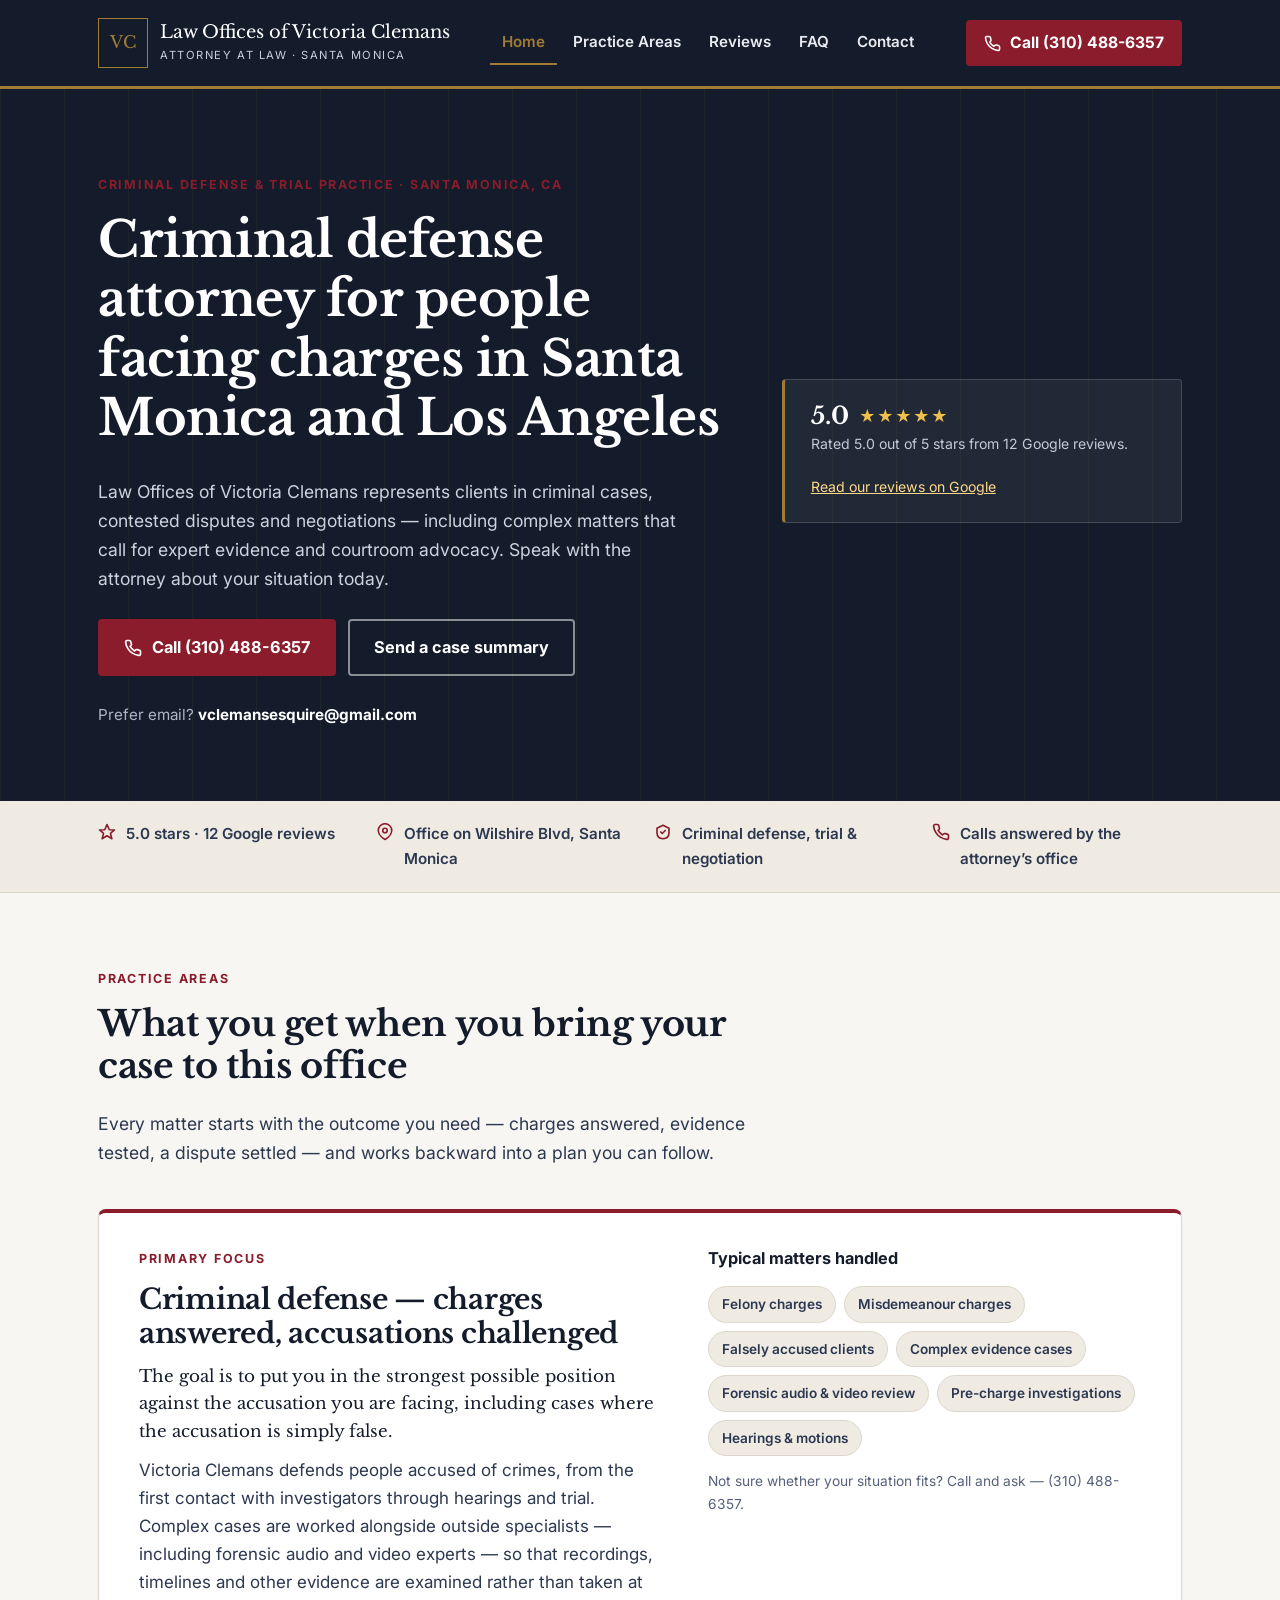
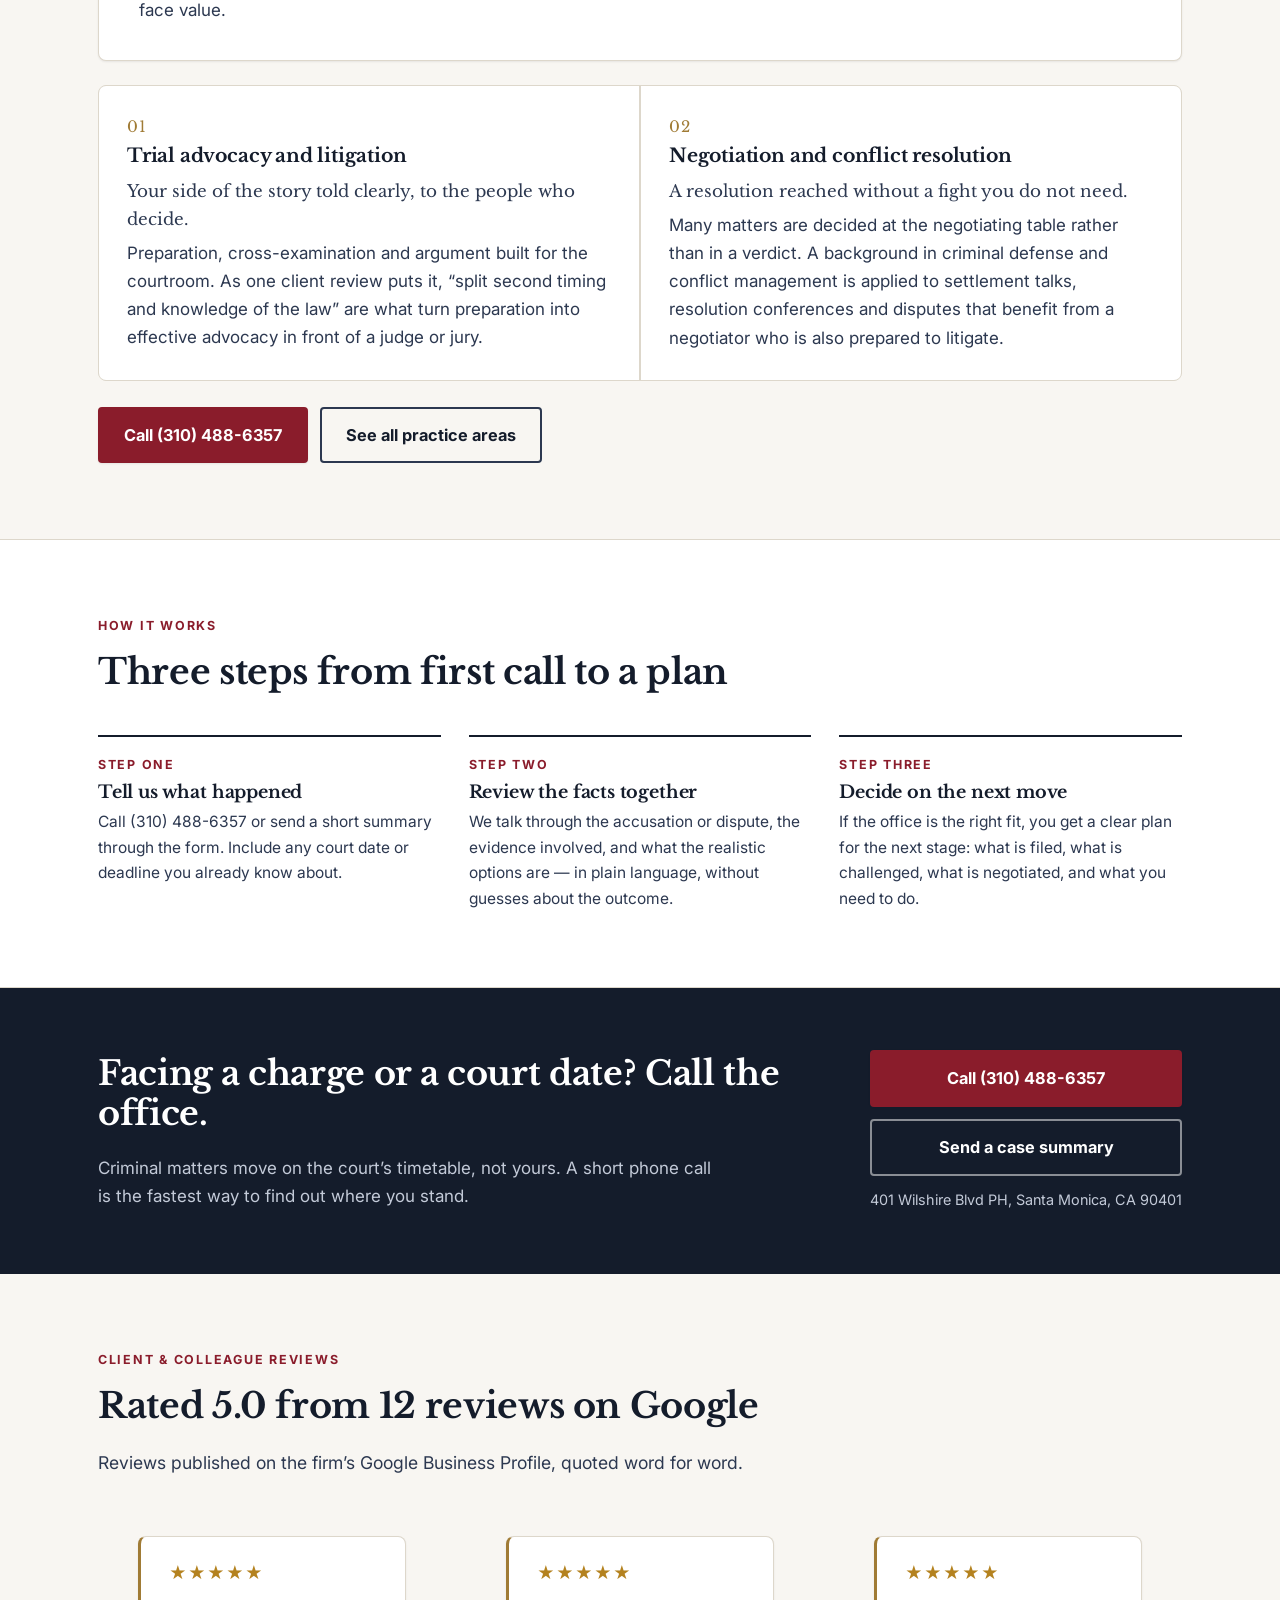
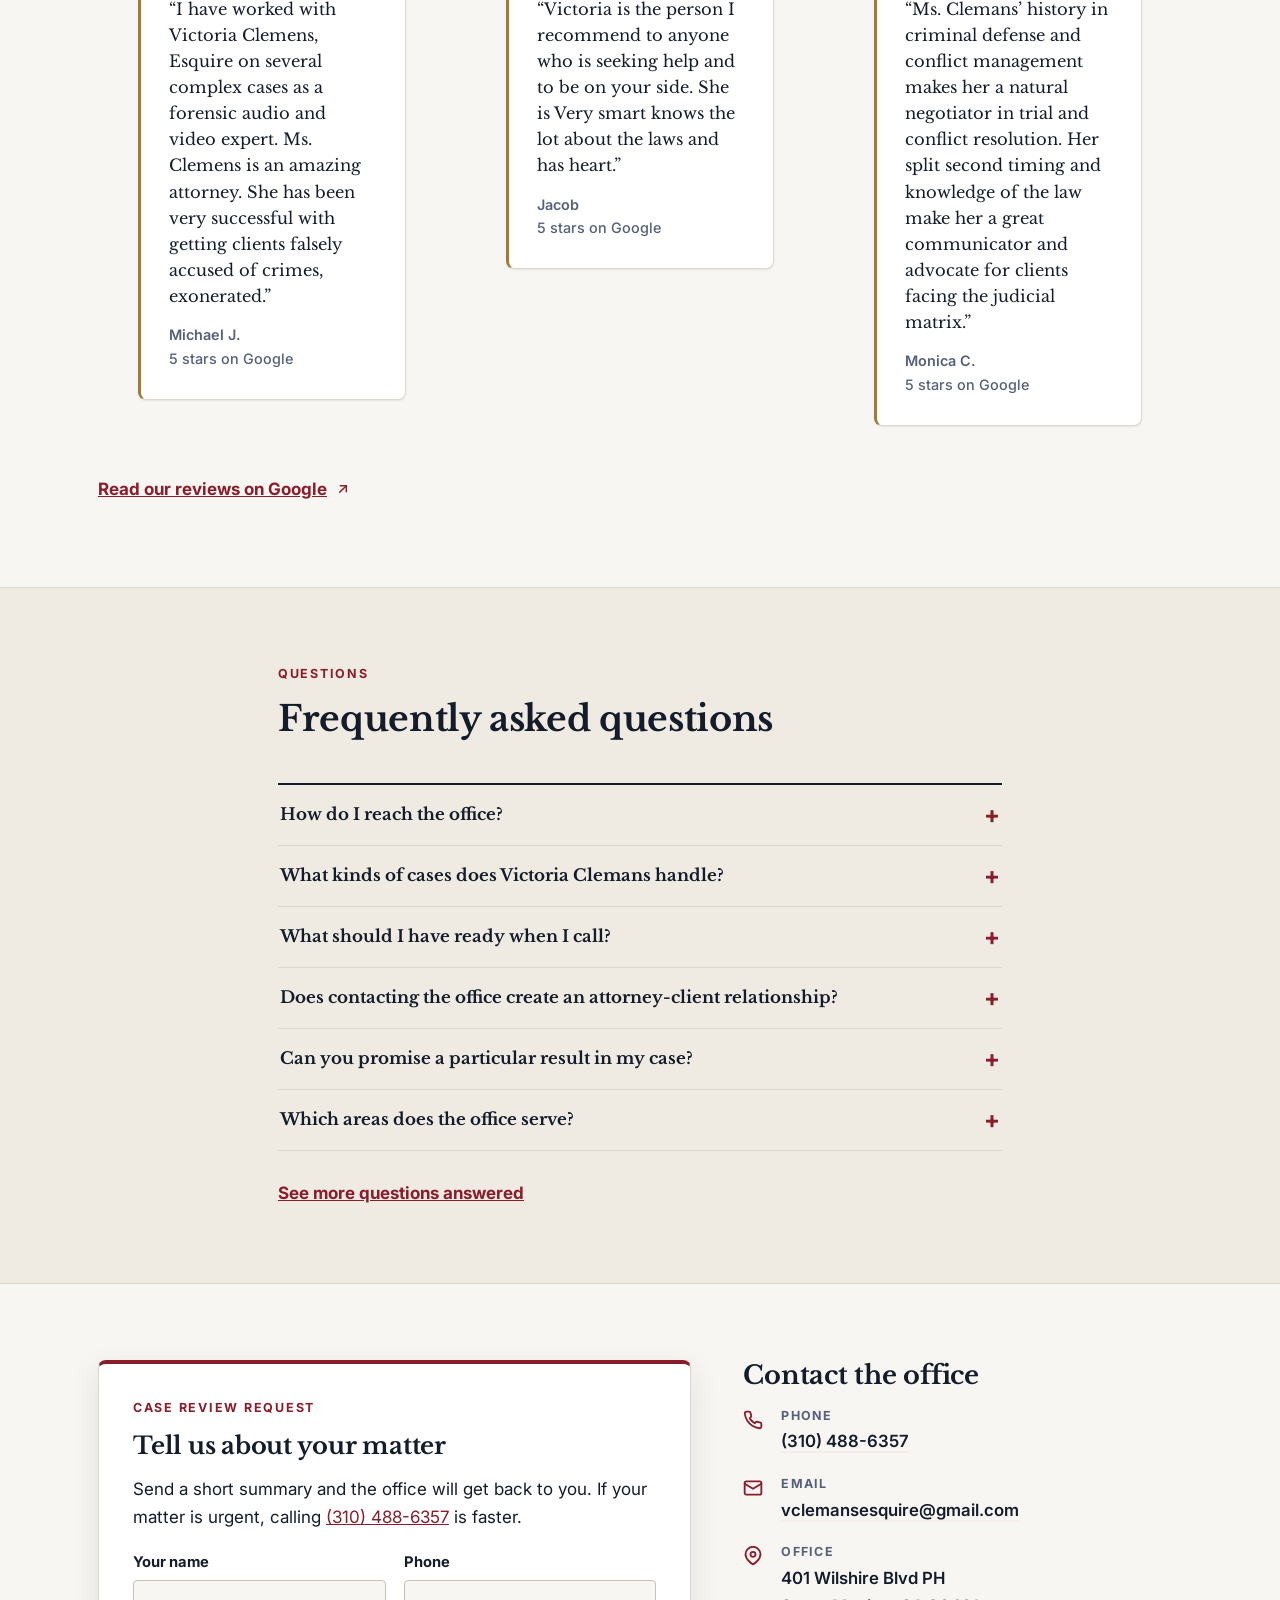
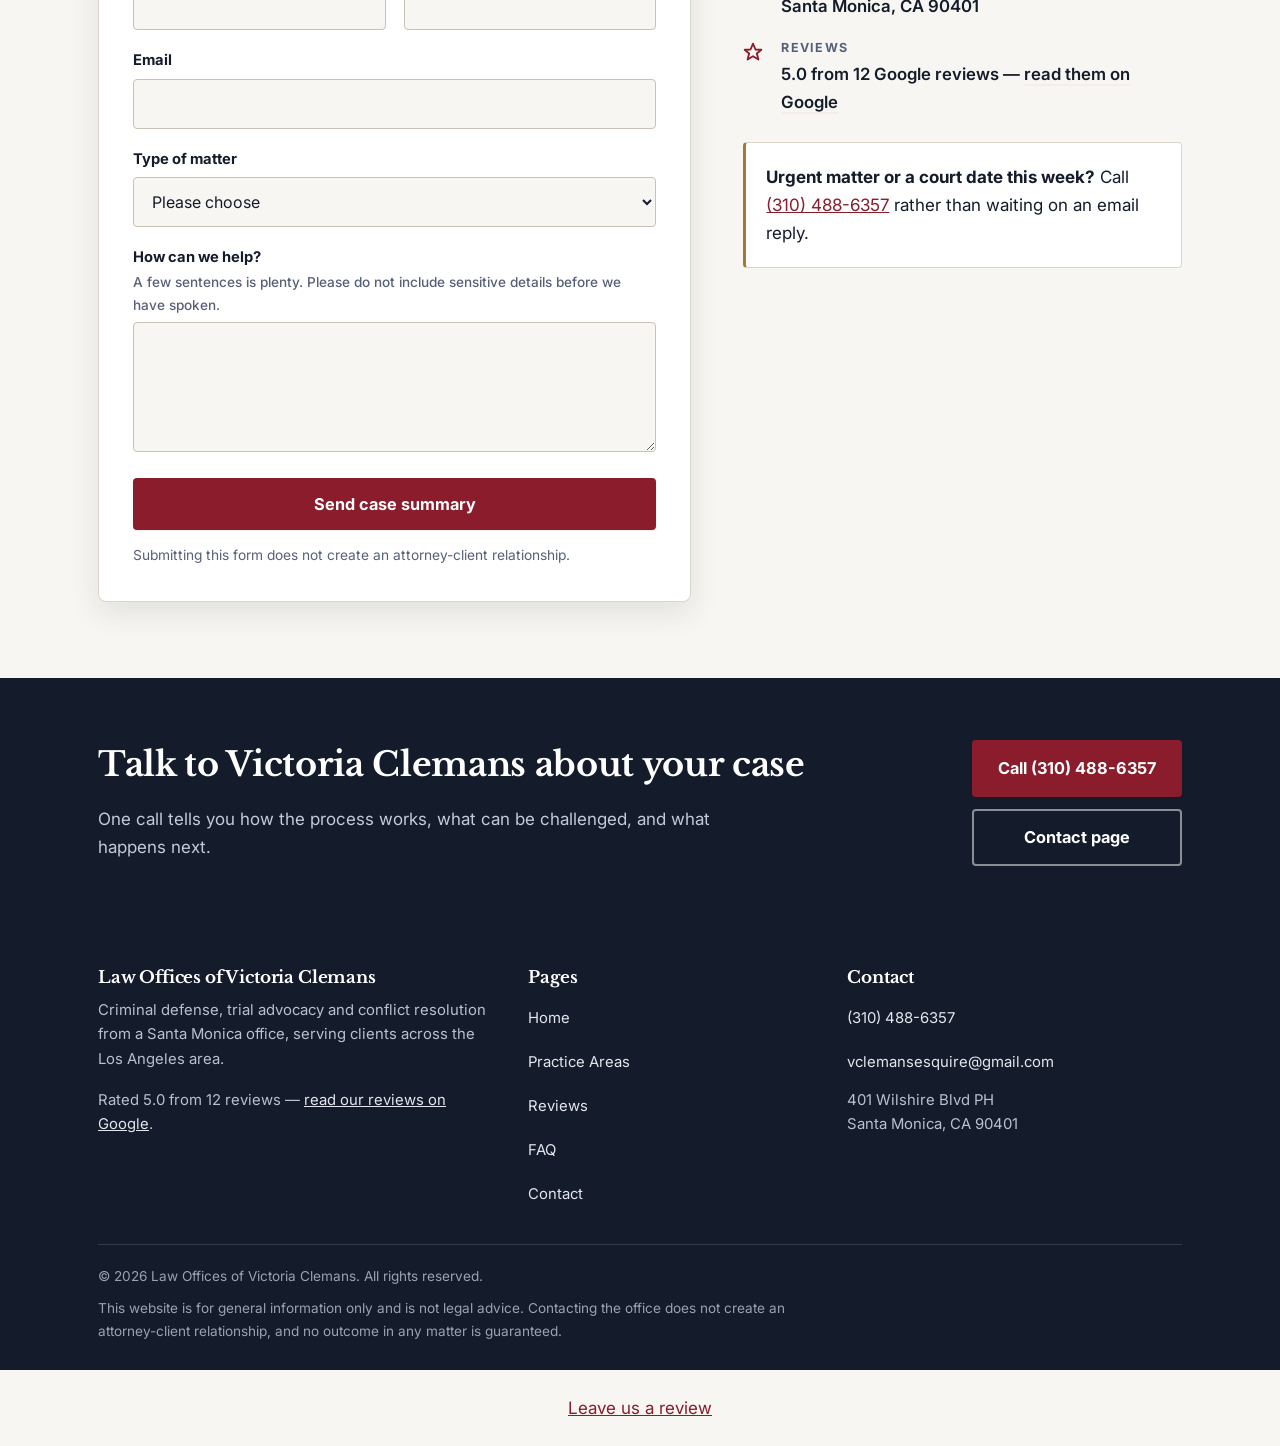
<file: index.html>
<!DOCTYPE html>
<html lang="en">
<head>
<meta charset="utf-8">
<meta name="viewport" content="width=device-width, initial-scale=1">
<title>Law Offices of Victoria Clemans | Criminal Defense Attorney in Santa Monica, CA</title>
<meta name="description" content="Law Offices of Victoria Clemans is a criminal defense and trial practice in Santa Monica, CA, representing people facing criminal charges and contested matters across Los Angeles. Rated 5.0 on Google. Call (310) 488-6357.">
<meta name="robots" content="index, follow">
<meta name="theme-color" content="#141c2b">
<link rel="canonical" href="https://lawofficesofvictoriaclemans.com/">
<meta property="og:type" content="website">
<meta property="og:title" content="Law Offices of Victoria Clemans | Criminal Defense Attorney in Santa Monica">
<meta property="og:description" content="Criminal defense, trial advocacy and conflict resolution from a Santa Monica office. Rated 5.0 from 12 Google reviews. Call (310) 488-6357.">
<meta property="og:url" content="https://lawofficesofvictoriaclemans.com/">
<meta property="og:site_name" content="Law Offices of Victoria Clemans">
<meta name="twitter:card" content="summary">
<meta name="twitter:title" content="Law Offices of Victoria Clemans | Criminal Defense Attorney in Santa Monica">
<meta name="twitter:description" content="Criminal defense, trial advocacy and conflict resolution from a Santa Monica office. Call (310) 488-6357.">
<link rel="icon" href="favicon.svg" type="image/svg+xml">
<link rel="apple-touch-icon" href="favicon.svg">
<link rel="preconnect" href="https://fonts.googleapis.com">
<link rel="preconnect" href="https://fonts.gstatic.com" crossorigin>
<link rel="stylesheet" href="https://fonts.googleapis.com/css2?family=Libre+Baskerville:wght@400;700&family=Inter:wght@400;500;600;700&display=swap">
<link rel="stylesheet" href="assets/css/styles.css">
<script type="application/ld+json">
{
  "@context": "https://schema.org",
  "@type": "LegalService",
  "name": "Law Offices of Victoria Clemans",
  "description": "Criminal defense, trial advocacy and conflict resolution practice based in Santa Monica, California.",
  "telephone": "+13104886357",
  "email": "vclemansesquire@gmail.com",
  "url": "https://lawofficesofvictoriaclemans.com/",
  "address": {
    "@type": "PostalAddress",
    "streetAddress": "401 Wilshire Blvd PH",
    "addressLocality": "Santa Monica",
    "addressRegion": "CA",
    "postalCode": "90401",
    "addressCountry": "US"
  },
  "hasMap": "https://maps.google.com/?cid=6319697230949345026",
  "aggregateRating": {
    "@type": "AggregateRating",
    "ratingValue": "5.0",
    "reviewCount": "12",
    "bestRating": "5"
  }
}
</script>
</head>
<body>
<a class="skip-link" href="#main">Skip to main content</a>

<header class="site-header">
  <div class="wrap header-inner">
    <a class="brand" href="index.html">
      <span class="brand__mark" aria-hidden="true">VC</span>
      <span>
        <span class="brand__name">Law Offices of Victoria Clemans</span>
        <span class="brand__sub">Attorney at Law &middot; Santa Monica</span>
      </span>
    </a>

    <button class="nav-toggle" type="button" aria-expanded="false" aria-controls="site-nav">
      <span class="nav-toggle__bars" aria-hidden="true"></span>
      Menu
    </button>

    <nav class="site-nav" id="site-nav" aria-label="Main">
      <ul>
        <li><a href="index.html" aria-current="page">Home</a></li>
        <li><a href="services.html">Practice Areas</a></li>
        <li><a href="reviews.html">Reviews</a></li>
        <li><a href="faq.html">FAQ</a></li>
        <li><a href="contact.html">Contact</a></li>
      </ul>
    </nav>

    <a class="header-call" href="tel:+13104886357">
      <svg width="17" height="17" viewBox="0 0 24 24" fill="none" stroke="currentColor" stroke-width="2.2" stroke-linecap="round" stroke-linejoin="round" aria-hidden="true"><path d="M22 16.92v3a2 2 0 0 1-2.18 2 19.79 19.79 0 0 1-8.63-3.07 19.5 19.5 0 0 1-6-6A19.79 19.79 0 0 1 2.12 4.18 2 2 0 0 1 4.11 2h3a2 2 0 0 1 2 1.72c.13.96.36 1.9.7 2.81a2 2 0 0 1-.45 2.11L8.1 9.9a16 16 0 0 0 6 6l1.26-1.26a2 2 0 0 1 2.11-.45c.9.33 1.85.57 2.81.7A2 2 0 0 1 22 16.92z"/></svg>
      Call (310) 488-6357
    </a>
  </div>
</header>

<main id="main">

  <!-- ============ HERO ============ -->
  <section class="hero" aria-labelledby="hero-title">
    <div class="wrap">
      <div class="hero__grid">
        <div>
          <p class="eyebrow">Criminal Defense &amp; Trial Practice &middot; Santa Monica, CA</p>
          <h1 id="hero-title">Criminal defense attorney for people facing charges in Santa Monica and Los Angeles</h1>
          <p class="hero__text">Law Offices of Victoria Clemans represents clients in criminal cases, contested disputes and negotiations &mdash; including complex matters that call for expert evidence and courtroom advocacy. Speak with the attorney about your situation today.</p>
          <div class="btn-row">
            <a class="btn btn--primary" href="tel:+13104886357">
              <svg width="18" height="18" viewBox="0 0 24 24" fill="none" stroke="currentColor" stroke-width="2.2" stroke-linecap="round" stroke-linejoin="round" aria-hidden="true"><path d="M22 16.92v3a2 2 0 0 1-2.18 2 19.79 19.79 0 0 1-8.63-3.07 19.5 19.5 0 0 1-6-6A19.79 19.79 0 0 1 2.12 4.18 2 2 0 0 1 4.11 2h3a2 2 0 0 1 2 1.72c.13.96.36 1.9.7 2.81a2 2 0 0 1-.45 2.11L8.1 9.9a16 16 0 0 0 6 6l1.26-1.26a2 2 0 0 1 2.11-.45c.9.33 1.85.57 2.81.7A2 2 0 0 1 22 16.92z"/></svg>
              Call (310) 488-6357
            </a>
            <a class="btn btn--ghost-light" href="#case-review">Send a case summary</a>
          </div>
          <p class="hero__tel">Prefer email? <a href="mailto:vclemansesquire@gmail.com">vclemansesquire@gmail.com</a></p>
        </div>

        <div class="rating">
          <div class="rating__top">
            <span class="rating__score">5.0</span>
            <span class="stars" aria-hidden="true">&#9733;&#9733;&#9733;&#9733;&#9733;</span>
          </div>
          <p class="rating__meta">Rated 5.0 out of 5 stars from 12 Google reviews.</p>
          <p class="rating__meta"><a href="https://maps.google.com/?cid=6319697230949345026" target="_blank" rel="noopener">Read our reviews on Google</a></p>
        </div>
      </div>
    </div>
  </section>

  <!-- ============ TRUST STRIP ============ -->
  <section class="trust" aria-label="At a glance">
    <div class="wrap">
      <ul>
        <li>
          <svg width="18" height="18" viewBox="0 0 24 24" fill="none" stroke="currentColor" stroke-width="2.2" stroke-linecap="round" stroke-linejoin="round" aria-hidden="true"><polygon points="12 2 15 9 22 9.3 16.6 13.8 18.5 21 12 17 5.5 21 7.4 13.8 2 9.3 9 9"/></svg>
          <span>5.0 stars &middot; 12 Google reviews</span>
        </li>
        <li>
          <svg width="18" height="18" viewBox="0 0 24 24" fill="none" stroke="currentColor" stroke-width="2.2" stroke-linecap="round" stroke-linejoin="round" aria-hidden="true"><path d="M21 10c0 7-9 12-9 12s-9-5-9-12a9 9 0 0 1 18 0z"/><circle cx="12" cy="10" r="3"/></svg>
          <span>Office on Wilshire Blvd, Santa Monica</span>
        </li>
        <li>
          <svg width="18" height="18" viewBox="0 0 24 24" fill="none" stroke="currentColor" stroke-width="2.2" stroke-linecap="round" stroke-linejoin="round" aria-hidden="true"><path d="M12 3 4 7v6c0 5 3.4 7.6 8 8 4.6-.4 8-3 8-8V7z"/><path d="m9 12 2 2 4-4"/></svg>
          <span>Criminal defense, trial &amp; negotiation</span>
        </li>
        <li>
          <svg width="18" height="18" viewBox="0 0 24 24" fill="none" stroke="currentColor" stroke-width="2.2" stroke-linecap="round" stroke-linejoin="round" aria-hidden="true"><path d="M22 16.92v3a2 2 0 0 1-2.18 2 19.79 19.79 0 0 1-8.63-3.07 19.5 19.5 0 0 1-6-6A19.79 19.79 0 0 1 2.12 4.18 2 2 0 0 1 4.11 2h3a2 2 0 0 1 2 1.72c.13.96.36 1.9.7 2.81a2 2 0 0 1-.45 2.11L8.1 9.9a16 16 0 0 0 6 6l1.26-1.26a2 2 0 0 1 2.11-.45c.9.33 1.85.57 2.81.7A2 2 0 0 1 22 16.92z"/></svg>
          <span>Calls answered by the attorney&rsquo;s office</span>
        </li>
      </ul>
    </div>
  </section>

  <!-- ============ SERVICES ============ -->
  <section class="section section--paper" aria-labelledby="services-title">
    <div class="wrap">
      <div class="section__head">
        <p class="eyebrow">Practice Areas</p>
        <h2 id="services-title">What you get when you bring your case to this office</h2>
        <p class="lead">Every matter starts with the outcome you need &mdash; charges answered, evidence tested, a dispute settled &mdash; and works backward into a plan you can follow.</p>
      </div>

      <!-- Featured service: different layout from the ones below -->
      <article class="service-feature reveal">
        <div class="service-feature__grid">
          <div>
            <p class="eyebrow">Primary focus</p>
            <h3>Criminal defense &mdash; charges answered, accusations challenged</h3>
            <p class="outcome">The goal is to put you in the strongest possible position against the accusation you are facing, including cases where the accusation is simply false.</p>
            <p class="service-feature__detail">Victoria Clemans defends people accused of crimes, from the first contact with investigators through hearings and trial. Complex cases are worked alongside outside specialists &mdash; including forensic audio and video experts &mdash; so that recordings, timelines and other evidence are examined rather than taken at face value.</p>
          </div>
          <div>
            <h4>Typical matters handled</h4>
            <ul class="tag-list">
              <li>Felony charges</li>
              <li>Misdemeanour charges</li>
              <li>Falsely accused clients</li>
              <li>Complex evidence cases</li>
              <li>Forensic audio &amp; video review</li>
              <li>Pre-charge investigations</li>
              <li>Hearings &amp; motions</li>
            </ul>
            <p class="form-note">Not sure whether your situation fits? Call and ask &mdash; (310) 488-6357.</p>
          </div>
        </div>
      </article>

      <!-- Secondary services: numbered stack, a deliberately different rhythm -->
      <ol class="service-stack reveal">
        <li>
          <h3>Trial advocacy and litigation</h3>
          <p class="outcome">Your side of the story told clearly, to the people who decide.</p>
          <p>Preparation, cross-examination and argument built for the courtroom. As one client review puts it, &ldquo;split second timing and knowledge of the law&rdquo; are what turn preparation into effective advocacy in front of a judge or jury.</p>
        </li>
        <li>
          <h3>Negotiation and conflict resolution</h3>
          <p class="outcome">A resolution reached without a fight you do not need.</p>
          <p>Many matters are decided at the negotiating table rather than in a verdict. A background in criminal defense and conflict management is applied to settlement talks, resolution conferences and disputes that benefit from a negotiator who is also prepared to litigate.</p>
        </li>
      </ol>

      <div class="btn-row" style="margin-top:26px">
        <a class="btn btn--primary" href="tel:+13104886357">Call (310) 488-6357</a>
        <a class="btn btn--ghost" href="services.html">See all practice areas</a>
      </div>
    </div>
  </section>

  <!-- ============ PROCESS ============ -->
  <section class="section section--white" aria-labelledby="process-title">
    <div class="wrap">
      <div class="section__head">
        <p class="eyebrow">How it works</p>
        <h2 id="process-title">Three steps from first call to a plan</h2>
      </div>
      <ol class="process reveal">
        <li>
          <span class="process__step">Step one</span>
          <h3>Tell us what happened</h3>
          <p>Call (310) 488-6357 or send a short summary through the form. Include any court date or deadline you already know about.</p>
        </li>
        <li>
          <span class="process__step">Step two</span>
          <h3>Review the facts together</h3>
          <p>We talk through the accusation or dispute, the evidence involved, and what the realistic options are &mdash; in plain language, without guesses about the outcome.</p>
        </li>
        <li>
          <span class="process__step">Step three</span>
          <h3>Decide on the next move</h3>
          <p>If the office is the right fit, you get a clear plan for the next stage: what is filed, what is challenged, what is negotiated, and what you need to do.</p>
        </li>
      </ol>
    </div>
  </section>

  <!-- ============ CTA BAND ============ -->
  <section class="cta-band" aria-labelledby="cta-1-title">
    <div class="wrap cta-band__inner">
      <div>
        <h2 id="cta-1-title">Facing a charge or a court date? Call the office.</h2>
        <p>Criminal matters move on the court&rsquo;s timetable, not yours. A short phone call is the fastest way to find out where you stand.</p>
      </div>
      <div class="cta-band__actions">
        <a class="btn btn--primary" href="tel:+13104886357">Call (310) 488-6357</a>
        <a class="btn btn--ghost-light" href="#case-review">Send a case summary</a>
        <p class="cta-band__note">401 Wilshire Blvd PH, Santa Monica, CA 90401</p>
      </div>
    </div>
  </section>

  <!-- ============ REVIEWS ============ -->
  <section class="section section--paper" aria-labelledby="reviews-title">
    <div class="wrap">
      <div class="section__head">
        <p class="eyebrow">Client &amp; colleague reviews</p>
        <h2 id="reviews-title">Rated 5.0 from 12 reviews on Google</h2>
        <p class="lead">Reviews published on the firm&rsquo;s Google Business Profile, quoted word for word.</p>
      </div>

      <ul class="reviews reveal">
        <li>
          <figure class="review">
            <span class="review__stars" aria-hidden="true">&#9733;&#9733;&#9733;&#9733;&#9733;</span>
            <span class="sr-only">Rated 5 out of 5 stars</span>
            <blockquote>I have worked with Victoria Clemens, Esquire on several complex cases as a forensic audio and video expert. Ms. Clemens is an amazing attorney. She has been very successful with getting clients falsely accused of crimes, exonerated.</blockquote>
            <figcaption>Michael J. <span>5 stars on Google</span></figcaption>
          </figure>
        </li>
        <li>
          <figure class="review">
            <span class="review__stars" aria-hidden="true">&#9733;&#9733;&#9733;&#9733;&#9733;</span>
            <span class="sr-only">Rated 5 out of 5 stars</span>
            <blockquote>Victoria is the person I recommend to anyone who is seeking help and to be on your side. She is Very smart knows the lot about the laws and has heart.</blockquote>
            <figcaption>Jacob <span>5 stars on Google</span></figcaption>
          </figure>
        </li>
        <li>
          <figure class="review">
            <span class="review__stars" aria-hidden="true">&#9733;&#9733;&#9733;&#9733;&#9733;</span>
            <span class="sr-only">Rated 5 out of 5 stars</span>
            <blockquote>Ms. Clemans&rsquo; history in criminal defense and conflict management makes her a natural negotiator in trial and conflict resolution. Her split second timing and knowledge of the law make her a great communicator and advocate for clients facing the judicial matrix.</blockquote>
            <figcaption>Monica C. <span>5 stars on Google</span></figcaption>
          </figure>
        </li>
      </ul>

      <a class="google-link" href="https://maps.google.com/?cid=6319697230949345026" target="_blank" rel="noopener">Read our reviews on Google
        <svg width="16" height="16" viewBox="0 0 24 24" fill="none" stroke="currentColor" stroke-width="2.2" stroke-linecap="round" stroke-linejoin="round" aria-hidden="true"><path d="M7 17 17 7"/><path d="M8 7h9v9"/></svg>
      </a>
    </div>
  </section>

  <!-- ============ FAQ ============ -->
  <section class="section section--tint" aria-labelledby="faq-title">
    <div class="wrap wrap--narrow">
      <div class="section__head">
        <p class="eyebrow">Questions</p>
        <h2 id="faq-title">Frequently asked questions</h2>
      </div>

      <div class="faq">
        <details>
          <summary>How do I reach the office?</summary>
          <div class="faq__answer">
            <p>Call <a href="tel:+13104886357">(310) 488-6357</a>, email <a href="mailto:vclemansesquire@gmail.com">vclemansesquire@gmail.com</a>, or send the form on this page. The office is at 401 Wilshire Blvd PH, Santa Monica, CA 90401.</p>
          </div>
        </details>
        <details>
          <summary>What kinds of cases does Victoria Clemans handle?</summary>
          <div class="faq__answer">
            <p>Criminal defense, trial advocacy and litigation, and negotiation or conflict resolution &mdash; including complex cases that involve expert evidence such as forensic audio and video analysis.</p>
          </div>
        </details>
        <details>
          <summary>What should I have ready when I call?</summary>
          <div class="faq__answer">
            <p>Whatever you already have: the charge or claim against you, any upcoming court date, the names of agencies or people involved, and any paperwork you were given. If you do not have any of it yet, call anyway and describe what happened.</p>
          </div>
        </details>
        <details>
          <summary>Does contacting the office create an attorney-client relationship?</summary>
          <div class="faq__answer">
            <p>No. Sending a message through this website or leaving a voicemail does not by itself create an attorney-client relationship. Please avoid including sensitive details in a first message &mdash; share only enough for us to understand the matter, and we will confirm in writing if the office is representing you.</p>
          </div>
        </details>
        <details>
          <summary>Can you promise a particular result in my case?</summary>
          <div class="faq__answer">
            <p>No, and no attorney can. Results depend on the facts, the evidence and the court. What this office can tell you is how the process works, what can be challenged, and what the realistic options are for your matter.</p>
          </div>
        </details>
        <details>
          <summary>Which areas does the office serve?</summary>
          <div class="faq__answer">
            <p>The practice is based in Santa Monica and serves clients across the surrounding Los Angeles area. If you are not sure whether your matter is in range, call <a href="tel:+13104886357">(310) 488-6357</a> and ask.</p>
          </div>
        </details>
      </div>

      <p style="margin-top:28px"><a href="faq.html"><strong>See more questions answered</strong></a></p>
    </div>
  </section>

  <!-- ============ CONTACT + FORM ============ -->
  <section class="section section--paper" id="case-review" aria-labelledby="contact-title">
    <div class="wrap">
      <div class="form-layout">
        <div>
          <div class="form-status" role="status" aria-live="polite"></div>
          <div class="form-card">
            <p class="eyebrow">Case review request</p>
            <h2 id="contact-title">Tell us about your matter</h2>
            <p>Send a short summary and the office will get back to you. If your matter is urgent, calling <a href="tel:+13104886357">(310) 488-6357</a> is faster.</p>

            <form method="POST" action="https://vision.leadrai.com/api/forms/91fd01ec81f92a32155959cca7aadbf9" data-leadr>
              <input type="hidden" name="_form" value="Case review">
              <input type="hidden" name="_page" value="">
              <input type="text" name="_gotcha" tabindex="-1" autocomplete="off" style="display:none">

              <div class="field-row">
                <div class="field">
                  <label for="home-name">Your name</label>
                  <input id="home-name" name="name" type="text" autocomplete="name" required>
                </div>
                <div class="field">
                  <label for="home-phone">Phone</label>
                  <input id="home-phone" name="phone" type="tel" autocomplete="tel" required>
                </div>
              </div>

              <div class="field">
                <label for="home-email">Email</label>
                <input id="home-email" name="email" type="email" autocomplete="email" required>
              </div>

              <div class="field">
                <label for="home-matter">Type of matter</label>
                <select id="home-matter" name="Type of matter">
                  <option value="">Please choose</option>
                  <option>Criminal defense</option>
                  <option>Trial or litigation</option>
                  <option>Negotiation or conflict resolution</option>
                  <option>Something else</option>
                </select>
              </div>

              <div class="field">
                <label for="home-message">How can we help?
                  <span class="hint">A few sentences is plenty. Please do not include sensitive details before we have spoken.</span>
                </label>
                <textarea id="home-message" name="message" rows="5" required></textarea>
              </div>

              <button class="btn btn--primary btn--block" type="submit">Send case summary</button>
              <p class="form-note">Submitting this form does not create an attorney-client relationship.</p>
            </form>
          </div>
        </div>

        <div>
          <h2>Contact the office</h2>
          <ul class="contact-list">
            <li>
              <svg width="20" height="20" viewBox="0 0 24 24" fill="none" stroke="currentColor" stroke-width="2.2" stroke-linecap="round" stroke-linejoin="round" aria-hidden="true"><path d="M22 16.92v3a2 2 0 0 1-2.18 2 19.79 19.79 0 0 1-8.63-3.07 19.5 19.5 0 0 1-6-6A19.79 19.79 0 0 1 2.12 4.18 2 2 0 0 1 4.11 2h3a2 2 0 0 1 2 1.72c.13.96.36 1.9.7 2.81a2 2 0 0 1-.45 2.11L8.1 9.9a16 16 0 0 0 6 6l1.26-1.26a2 2 0 0 1 2.11-.45c.9.33 1.85.57 2.81.7A2 2 0 0 1 22 16.92z"/></svg>
              <div>
                <p class="label">Phone</p>
                <p class="value"><a href="tel:+13104886357">(310) 488-6357</a></p>
              </div>
            </li>
            <li>
              <svg width="20" height="20" viewBox="0 0 24 24" fill="none" stroke="currentColor" stroke-width="2.2" stroke-linecap="round" stroke-linejoin="round" aria-hidden="true"><rect x="2" y="4" width="20" height="16" rx="2"/><path d="m2 7 10 6 10-6"/></svg>
              <div>
                <p class="label">Email</p>
                <p class="value"><a href="mailto:vclemansesquire@gmail.com">vclemansesquire@gmail.com</a></p>
              </div>
            </li>
            <li>
              <svg width="20" height="20" viewBox="0 0 24 24" fill="none" stroke="currentColor" stroke-width="2.2" stroke-linecap="round" stroke-linejoin="round" aria-hidden="true"><path d="M21 10c0 7-9 12-9 12s-9-5-9-12a9 9 0 0 1 18 0z"/><circle cx="12" cy="10" r="3"/></svg>
              <div>
                <p class="label">Office</p>
                <address class="value">401 Wilshire Blvd PH<br>Santa Monica, CA 90401</address>
              </div>
            </li>
            <li>
              <svg width="20" height="20" viewBox="0 0 24 24" fill="none" stroke="currentColor" stroke-width="2.2" stroke-linecap="round" stroke-linejoin="round" aria-hidden="true"><polygon points="12 2 15 9 22 9.3 16.6 13.8 18.5 21 12 17 5.5 21 7.4 13.8 2 9.3 9 9"/></svg>
              <div>
                <p class="label">Reviews</p>
                <p class="value">5.0 from 12 Google reviews &mdash; <a href="https://maps.google.com/?cid=6319697230949345026" target="_blank" rel="noopener">read them on Google</a></p>
              </div>
            </li>
          </ul>

          <div class="panel">
            <p><strong>Urgent matter or a court date this week?</strong> Call <a href="tel:+13104886357">(310) 488-6357</a> rather than waiting on an email reply.</p>
          </div>
        </div>
      </div>
    </div>
  </section>

  <!-- ============ CLOSING CTA ============ -->
  <section class="cta-band" aria-labelledby="cta-2-title">
    <div class="wrap cta-band__inner">
      <div>
        <h2 id="cta-2-title">Talk to Victoria Clemans about your case</h2>
        <p>One call tells you how the process works, what can be challenged, and what happens next.</p>
      </div>
      <div class="cta-band__actions">
        <a class="btn btn--primary" href="tel:+13104886357">Call (310) 488-6357</a>
        <a class="btn btn--ghost-light" href="contact.html">Contact page</a>
      </div>
    </div>
  </section>

</main>

<footer class="site-footer">
  <div class="wrap">
    <div class="footer-grid">
      <div>
        <h2>Law Offices of Victoria Clemans</h2>
        <p>Criminal defense, trial advocacy and conflict resolution from a Santa Monica office, serving clients across the Los Angeles area.</p>
        <p>Rated 5.0 from 12 reviews &mdash; <a href="https://maps.google.com/?cid=6319697230949345026" target="_blank" rel="noopener">read our reviews on Google</a>.</p>
      </div>
      <div>
        <h2>Pages</h2>
        <ul>
          <li><a href="index.html">Home</a></li>
          <li><a href="services.html">Practice Areas</a></li>
          <li><a href="reviews.html">Reviews</a></li>
          <li><a href="faq.html">FAQ</a></li>
          <li><a href="contact.html">Contact</a></li>
        </ul>
      </div>
      <div>
        <h2>Contact</h2>
        <ul>
          <li><a href="tel:+13104886357">(310) 488-6357</a></li>
          <li><a href="mailto:vclemansesquire@gmail.com">vclemansesquire@gmail.com</a></li>
        </ul>
        <address style="font-style:normal;margin-top:6px">401 Wilshire Blvd PH<br>Santa Monica, CA 90401</address>
      </div>
    </div>
    <div class="footer-bottom">
      <p>&copy; <span data-year>2026</span> Law Offices of Victoria Clemans. All rights reserved.</p>
      <p class="disclaimer">This website is for general information only and is not legal advice. Contacting the office does not create an attorney-client relationship, and no outcome in any matter is guaranteed.</p>
    </div>
  </div>
</footer>

<div class="call-bar">
  <a class="btn btn--primary" href="tel:+13104886357">
    <svg width="18" height="18" viewBox="0 0 24 24" fill="none" stroke="currentColor" stroke-width="2.2" stroke-linecap="round" stroke-linejoin="round" aria-hidden="true"><path d="M22 16.92v3a2 2 0 0 1-2.18 2 19.79 19.79 0 0 1-8.63-3.07 19.5 19.5 0 0 1-6-6A19.79 19.79 0 0 1 2.12 4.18 2 2 0 0 1 4.11 2h3a2 2 0 0 1 2 1.72c.13.96.36 1.9.7 2.81a2 2 0 0 1-.45 2.11L8.1 9.9a16 16 0 0 0 6 6l1.26-1.26a2 2 0 0 1 2.11-.45c.9.33 1.85.57 2.81.7A2 2 0 0 1 22 16.92z"/></svg>
    Call (310) 488-6357
  </a>
</div>

<script src="assets/js/main.js" defer></script>
<script src="https://vision.leadrai.com/widget/loader.js" data-lv-widget data-kind="chatbot" data-widget="712a8a39-012c-496b-8ec0-8fe269ba9437" async></script>
<script src="https://vision.leadrai.com/widget/loader.js" data-lv-widget data-kind="voice" data-widget="4838c996-5a37-4617-a380-fb86b9db3c85" async></script>
<script defer src="https://static.cloudflareinsights.com/beacon.min.js" data-cf-beacon='{"token": "0a932598fc5b4cc9baf156d875620bd1"}'></script>
<script defer data-lv-track src="https://vision.leadrai.com/api/forms/91fd01ec81f92a32155959cca7aadbf9/t.js"></script>
<p data-lv-review="1" style="text-align:center;margin:24px 0"><a href="/review">Leave us a review</a></p>
</body>
</html>
</file>
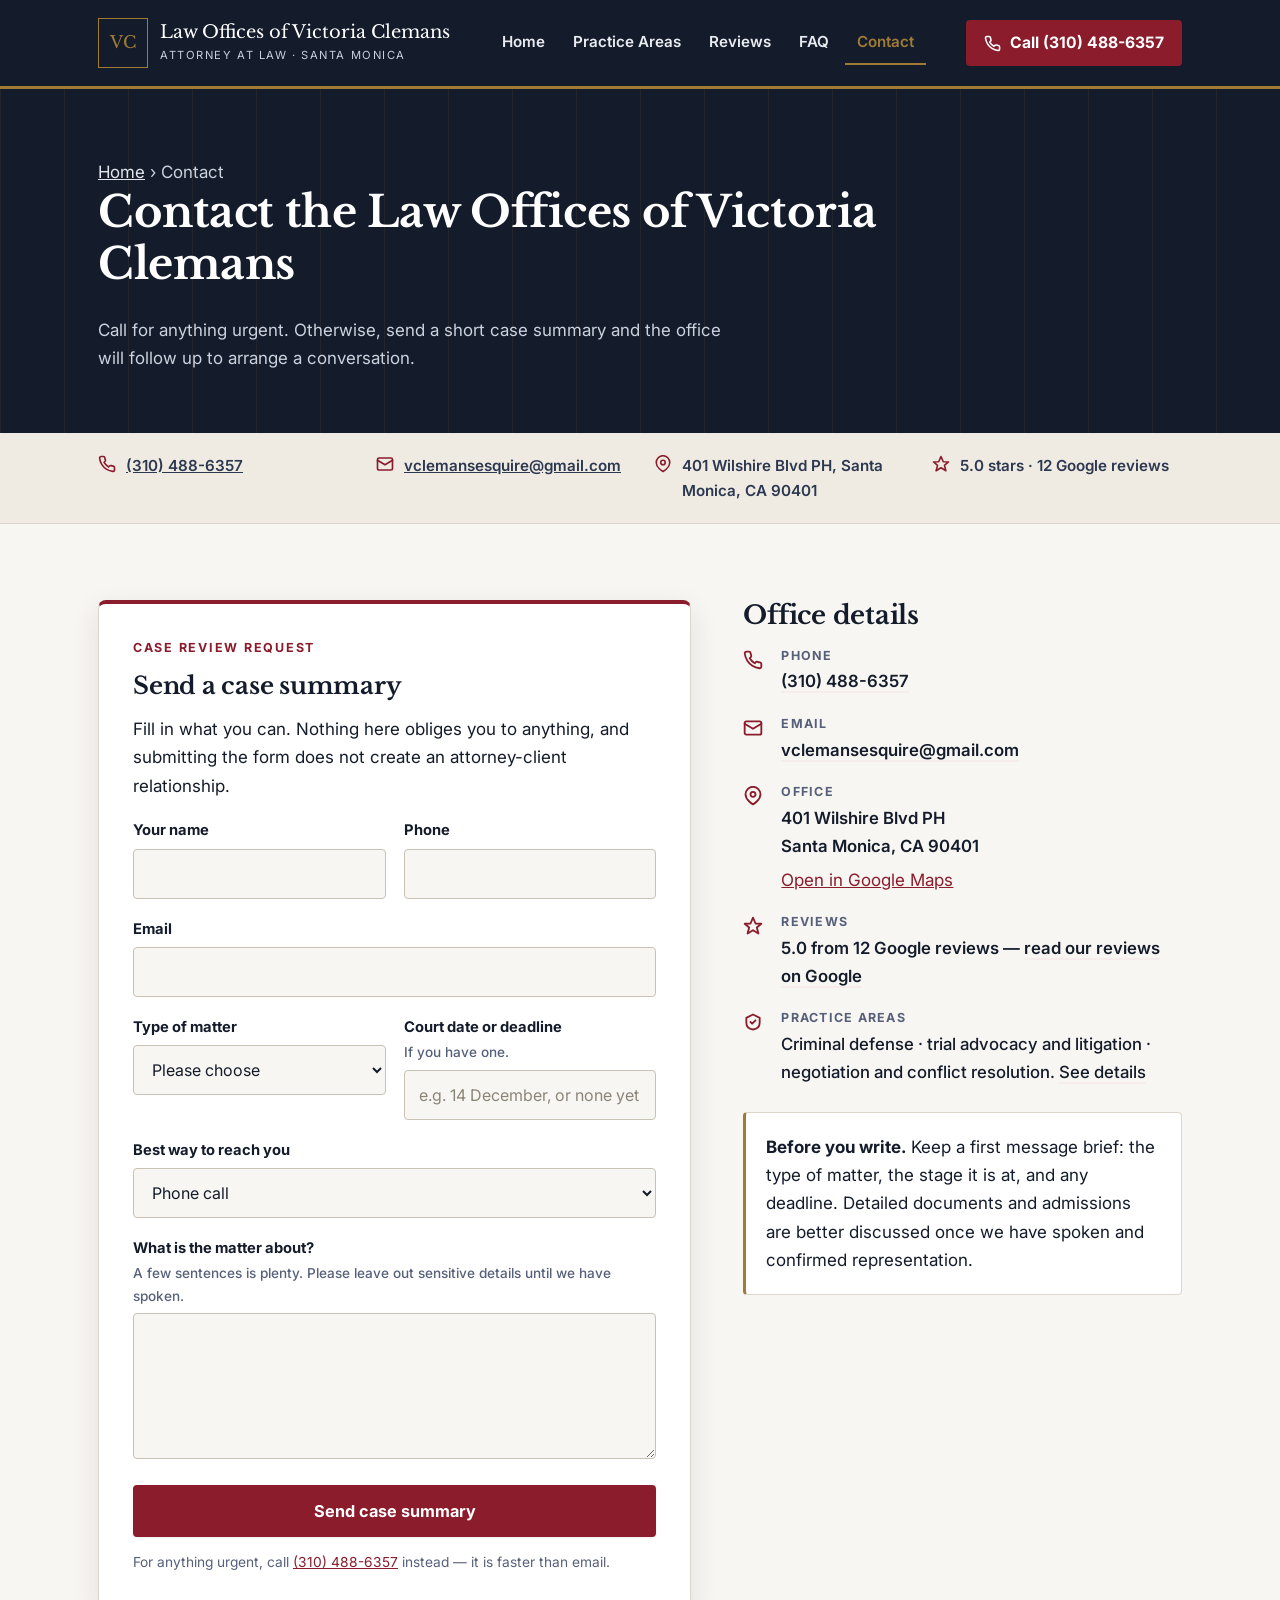
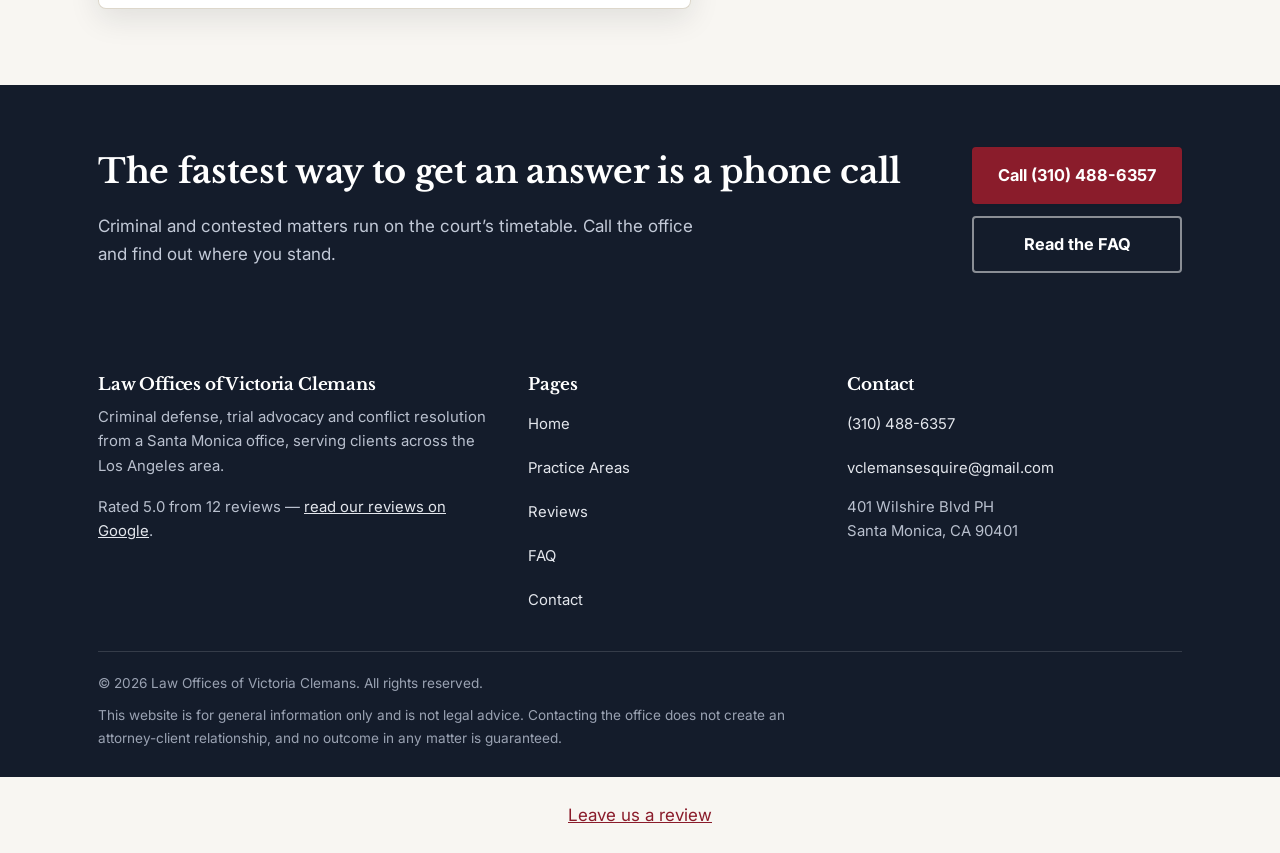
<file: contact.html>
<!DOCTYPE html>
<html lang="en">
<head>
<meta charset="utf-8">
<meta name="viewport" content="width=device-width, initial-scale=1">
<title>Contact | Law Offices of Victoria Clemans, Santa Monica CA</title>
<meta name="description" content="Contact the Law Offices of Victoria Clemans in Santa Monica, CA. Call (310) 488-6357, email vclemansesquire@gmail.com, or send a case summary through the form.">
<meta name="robots" content="index, follow">
<meta name="theme-color" content="#141c2b">
<link rel="canonical" href="https://lawofficesofvictoriaclemans.com/contact.html">
<meta property="og:type" content="website">
<meta property="og:title" content="Contact | Law Offices of Victoria Clemans">
<meta property="og:description" content="Call (310) 488-6357 or send a case summary to the Law Offices of Victoria Clemans, Santa Monica, CA.">
<meta property="og:url" content="https://lawofficesofvictoriaclemans.com/contact.html">
<meta property="og:site_name" content="Law Offices of Victoria Clemans">
<meta name="twitter:card" content="summary">
<link rel="icon" href="favicon.svg" type="image/svg+xml">
<link rel="apple-touch-icon" href="favicon.svg">
<link rel="preconnect" href="https://fonts.googleapis.com">
<link rel="preconnect" href="https://fonts.gstatic.com" crossorigin>
<link rel="stylesheet" href="https://fonts.googleapis.com/css2?family=Libre+Baskerville:wght@400;700&family=Inter:wght@400;500;600;700&display=swap">
<link rel="stylesheet" href="assets/css/styles.css">
</head>
<body>
<a class="skip-link" href="#main">Skip to main content</a>

<header class="site-header">
  <div class="wrap header-inner">
    <a class="brand" href="index.html">
      <span class="brand__mark" aria-hidden="true">VC</span>
      <span>
        <span class="brand__name">Law Offices of Victoria Clemans</span>
        <span class="brand__sub">Attorney at Law &middot; Santa Monica</span>
      </span>
    </a>

    <button class="nav-toggle" type="button" aria-expanded="false" aria-controls="site-nav">
      <span class="nav-toggle__bars" aria-hidden="true"></span>
      Menu
    </button>

    <nav class="site-nav" id="site-nav" aria-label="Main">
      <ul>
        <li><a href="index.html">Home</a></li>
        <li><a href="services.html">Practice Areas</a></li>
        <li><a href="reviews.html">Reviews</a></li>
        <li><a href="faq.html">FAQ</a></li>
        <li><a href="contact.html" aria-current="page">Contact</a></li>
      </ul>
    </nav>

    <a class="header-call" href="tel:+13104886357">
      <svg width="17" height="17" viewBox="0 0 24 24" fill="none" stroke="currentColor" stroke-width="2.2" stroke-linecap="round" stroke-linejoin="round" aria-hidden="true"><path d="M22 16.92v3a2 2 0 0 1-2.18 2 19.79 19.79 0 0 1-8.63-3.07 19.5 19.5 0 0 1-6-6A19.79 19.79 0 0 1 2.12 4.18 2 2 0 0 1 4.11 2h3a2 2 0 0 1 2 1.72c.13.96.36 1.9.7 2.81a2 2 0 0 1-.45 2.11L8.1 9.9a16 16 0 0 0 6 6l1.26-1.26a2 2 0 0 1 2.11-.45c.9.33 1.85.57 2.81.7A2 2 0 0 1 22 16.92z"/></svg>
      Call (310) 488-6357
    </a>
  </div>
</header>

<main id="main">

  <section class="page-head">
    <div class="wrap">
      <p class="breadcrumb"><a href="index.html">Home</a> &rsaquo; Contact</p>
      <h1>Contact the Law Offices of Victoria Clemans</h1>
      <p>Call for anything urgent. Otherwise, send a short case summary and the office will follow up to arrange a conversation.</p>
    </div>
  </section>

  <section class="trust" aria-label="At a glance">
    <div class="wrap">
      <ul>
        <li>
          <svg width="18" height="18" viewBox="0 0 24 24" fill="none" stroke="currentColor" stroke-width="2.2" stroke-linecap="round" stroke-linejoin="round" aria-hidden="true"><path d="M22 16.92v3a2 2 0 0 1-2.18 2 19.79 19.79 0 0 1-8.63-3.07 19.5 19.5 0 0 1-6-6A19.79 19.79 0 0 1 2.12 4.18 2 2 0 0 1 4.11 2h3a2 2 0 0 1 2 1.72c.13.96.36 1.9.7 2.81a2 2 0 0 1-.45 2.11L8.1 9.9a16 16 0 0 0 6 6l1.26-1.26a2 2 0 0 1 2.11-.45c.9.33 1.85.57 2.81.7A2 2 0 0 1 22 16.92z"/></svg>
          <span><a href="tel:+13104886357" style="color:inherit">(310) 488-6357</a></span>
        </li>
        <li>
          <svg width="18" height="18" viewBox="0 0 24 24" fill="none" stroke="currentColor" stroke-width="2.2" stroke-linecap="round" stroke-linejoin="round" aria-hidden="true"><rect x="2" y="4" width="20" height="16" rx="2"/><path d="m2 7 10 6 10-6"/></svg>
          <span><a href="mailto:vclemansesquire@gmail.com" style="color:inherit">vclemansesquire@gmail.com</a></span>
        </li>
        <li>
          <svg width="18" height="18" viewBox="0 0 24 24" fill="none" stroke="currentColor" stroke-width="2.2" stroke-linecap="round" stroke-linejoin="round" aria-hidden="true"><path d="M21 10c0 7-9 12-9 12s-9-5-9-12a9 9 0 0 1 18 0z"/><circle cx="12" cy="10" r="3"/></svg>
          <span>401 Wilshire Blvd PH, Santa Monica, CA 90401</span>
        </li>
        <li>
          <svg width="18" height="18" viewBox="0 0 24 24" fill="none" stroke="currentColor" stroke-width="2.2" stroke-linecap="round" stroke-linejoin="round" aria-hidden="true"><polygon points="12 2 15 9 22 9.3 16.6 13.8 18.5 21 12 17 5.5 21 7.4 13.8 2 9.3 9 9"/></svg>
          <span>5.0 stars &middot; 12 Google reviews</span>
        </li>
      </ul>
    </div>
  </section>

  <section class="section section--paper" aria-labelledby="form-title">
    <div class="wrap">
      <div class="form-layout">
        <div>
          <div class="form-status" role="status" aria-live="polite"></div>
          <div class="form-card">
            <p class="eyebrow">Case review request</p>
            <h2 id="form-title">Send a case summary</h2>
            <p>Fill in what you can. Nothing here obliges you to anything, and submitting the form does not create an attorney-client relationship.</p>

            <form method="POST" action="https://vision.leadrai.com/api/forms/91fd01ec81f92a32155959cca7aadbf9" data-leadr>
              <input type="hidden" name="_form" value="Contact">
              <input type="hidden" name="_page" value="">
              <input type="text" name="_gotcha" tabindex="-1" autocomplete="off" style="display:none">

              <div class="field-row">
                <div class="field">
                  <label for="c-name">Your name</label>
                  <input id="c-name" name="name" type="text" autocomplete="name" required>
                </div>
                <div class="field">
                  <label for="c-phone">Phone</label>
                  <input id="c-phone" name="phone" type="tel" autocomplete="tel" required>
                </div>
              </div>

              <div class="field">
                <label for="c-email">Email</label>
                <input id="c-email" name="email" type="email" autocomplete="email" required>
              </div>

              <div class="field-row">
                <div class="field">
                  <label for="c-matter">Type of matter</label>
                  <select id="c-matter" name="Type of matter">
                    <option value="">Please choose</option>
                    <option>Criminal defense</option>
                    <option>Trial or litigation</option>
                    <option>Negotiation or conflict resolution</option>
                    <option>Something else</option>
                  </select>
                </div>
                <div class="field">
                  <label for="c-date">Court date or deadline
                    <span class="hint">If you have one.</span>
                  </label>
                  <input id="c-date" name="Court date or deadline" type="text" placeholder="e.g. 14 December, or none yet">
                </div>
              </div>

              <div class="field">
                <label for="c-contact-pref">Best way to reach you</label>
                <select id="c-contact-pref" name="Preferred contact method">
                  <option>Phone call</option>
                  <option>Text message</option>
                  <option>Email</option>
                </select>
              </div>

              <div class="field">
                <label for="c-message">What is the matter about?
                  <span class="hint">A few sentences is plenty. Please leave out sensitive details until we have spoken.</span>
                </label>
                <textarea id="c-message" name="message" rows="6" required></textarea>
              </div>

              <button class="btn btn--primary btn--block" type="submit">Send case summary</button>
              <p class="form-note">For anything urgent, call <a href="tel:+13104886357">(310) 488-6357</a> instead &mdash; it is faster than email.</p>
            </form>
          </div>
        </div>

        <div>
          <h2>Office details</h2>
          <ul class="contact-list">
            <li>
              <svg width="20" height="20" viewBox="0 0 24 24" fill="none" stroke="currentColor" stroke-width="2.2" stroke-linecap="round" stroke-linejoin="round" aria-hidden="true"><path d="M22 16.92v3a2 2 0 0 1-2.18 2 19.79 19.79 0 0 1-8.63-3.07 19.5 19.5 0 0 1-6-6A19.79 19.79 0 0 1 2.12 4.18 2 2 0 0 1 4.11 2h3a2 2 0 0 1 2 1.72c.13.96.36 1.9.7 2.81a2 2 0 0 1-.45 2.11L8.1 9.9a16 16 0 0 0 6 6l1.26-1.26a2 2 0 0 1 2.11-.45c.9.33 1.85.57 2.81.7A2 2 0 0 1 22 16.92z"/></svg>
              <div>
                <p class="label">Phone</p>
                <p class="value"><a href="tel:+13104886357">(310) 488-6357</a></p>
              </div>
            </li>
            <li>
              <svg width="20" height="20" viewBox="0 0 24 24" fill="none" stroke="currentColor" stroke-width="2.2" stroke-linecap="round" stroke-linejoin="round" aria-hidden="true"><rect x="2" y="4" width="20" height="16" rx="2"/><path d="m2 7 10 6 10-6"/></svg>
              <div>
                <p class="label">Email</p>
                <p class="value"><a href="mailto:vclemansesquire@gmail.com">vclemansesquire@gmail.com</a></p>
              </div>
            </li>
            <li>
              <svg width="20" height="20" viewBox="0 0 24 24" fill="none" stroke="currentColor" stroke-width="2.2" stroke-linecap="round" stroke-linejoin="round" aria-hidden="true"><path d="M21 10c0 7-9 12-9 12s-9-5-9-12a9 9 0 0 1 18 0z"/><circle cx="12" cy="10" r="3"/></svg>
              <div>
                <p class="label">Office</p>
                <address class="value">401 Wilshire Blvd PH<br>Santa Monica, CA 90401</address>
                <p style="margin:6px 0 0"><a href="https://maps.google.com/?cid=6319697230949345026" target="_blank" rel="noopener">Open in Google Maps</a></p>
              </div>
            </li>
            <li>
              <svg width="20" height="20" viewBox="0 0 24 24" fill="none" stroke="currentColor" stroke-width="2.2" stroke-linecap="round" stroke-linejoin="round" aria-hidden="true"><polygon points="12 2 15 9 22 9.3 16.6 13.8 18.5 21 12 17 5.5 21 7.4 13.8 2 9.3 9 9"/></svg>
              <div>
                <p class="label">Reviews</p>
                <p class="value">5.0 from 12 Google reviews &mdash; <a href="https://maps.google.com/?cid=6319697230949345026" target="_blank" rel="noopener">read our reviews on Google</a></p>
              </div>
            </li>
            <li>
              <svg width="20" height="20" viewBox="0 0 24 24" fill="none" stroke="currentColor" stroke-width="2.2" stroke-linecap="round" stroke-linejoin="round" aria-hidden="true"><path d="M12 3 4 7v6c0 5 3.4 7.6 8 8 4.6-.4 8-3 8-8V7z"/><path d="m9 12 2 2 4-4"/></svg>
              <div>
                <p class="label">Practice areas</p>
                <p class="value" style="font-weight:500">Criminal defense &middot; trial advocacy and litigation &middot; negotiation and conflict resolution. <a href="services.html">See details</a></p>
              </div>
            </li>
          </ul>

          <div class="panel">
            <p><strong>Before you write.</strong> Keep a first message brief: the type of matter, the stage it is at, and any deadline. Detailed documents and admissions are better discussed once we have spoken and confirmed representation.</p>
          </div>
        </div>
      </div>
    </div>
  </section>

  <section class="cta-band" aria-labelledby="cta-title">
    <div class="wrap cta-band__inner">
      <div>
        <h2 id="cta-title">The fastest way to get an answer is a phone call</h2>
        <p>Criminal and contested matters run on the court&rsquo;s timetable. Call the office and find out where you stand.</p>
      </div>
      <div class="cta-band__actions">
        <a class="btn btn--primary" href="tel:+13104886357">Call (310) 488-6357</a>
        <a class="btn btn--ghost-light" href="faq.html">Read the FAQ</a>
      </div>
    </div>
  </section>

</main>

<footer class="site-footer">
  <div class="wrap">
    <div class="footer-grid">
      <div>
        <h2>Law Offices of Victoria Clemans</h2>
        <p>Criminal defense, trial advocacy and conflict resolution from a Santa Monica office, serving clients across the Los Angeles area.</p>
        <p>Rated 5.0 from 12 reviews &mdash; <a href="https://maps.google.com/?cid=6319697230949345026" target="_blank" rel="noopener">read our reviews on Google</a>.</p>
      </div>
      <div>
        <h2>Pages</h2>
        <ul>
          <li><a href="index.html">Home</a></li>
          <li><a href="services.html">Practice Areas</a></li>
          <li><a href="reviews.html">Reviews</a></li>
          <li><a href="faq.html">FAQ</a></li>
          <li><a href="contact.html">Contact</a></li>
        </ul>
      </div>
      <div>
        <h2>Contact</h2>
        <ul>
          <li><a href="tel:+13104886357">(310) 488-6357</a></li>
          <li><a href="mailto:vclemansesquire@gmail.com">vclemansesquire@gmail.com</a></li>
        </ul>
        <address style="font-style:normal;margin-top:6px">401 Wilshire Blvd PH<br>Santa Monica, CA 90401</address>
      </div>
    </div>
    <div class="footer-bottom">
      <p>&copy; <span data-year>2026</span> Law Offices of Victoria Clemans. All rights reserved.</p>
      <p class="disclaimer">This website is for general information only and is not legal advice. Contacting the office does not create an attorney-client relationship, and no outcome in any matter is guaranteed.</p>
    </div>
  </div>
</footer>

<div class="call-bar">
  <a class="btn btn--primary" href="tel:+13104886357">
    <svg width="18" height="18" viewBox="0 0 24 24" fill="none" stroke="currentColor" stroke-width="2.2" stroke-linecap="round" stroke-linejoin="round" aria-hidden="true"><path d="M22 16.92v3a2 2 0 0 1-2.18 2 19.79 19.79 0 0 1-8.63-3.07 19.5 19.5 0 0 1-6-6A19.79 19.79 0 0 1 2.12 4.18 2 2 0 0 1 4.11 2h3a2 2 0 0 1 2 1.72c.13.96.36 1.9.7 2.81a2 2 0 0 1-.45 2.11L8.1 9.9a16 16 0 0 0 6 6l1.26-1.26a2 2 0 0 1 2.11-.45c.9.33 1.85.57 2.81.7A2 2 0 0 1 22 16.92z"/></svg>
    Call (310) 488-6357
  </a>
</div>

<script src="assets/js/main.js" defer></script>
<script src="https://vision.leadrai.com/widget/loader.js" data-lv-widget data-kind="chatbot" data-widget="712a8a39-012c-496b-8ec0-8fe269ba9437" async></script>
<script src="https://vision.leadrai.com/widget/loader.js" data-lv-widget data-kind="voice" data-widget="4838c996-5a37-4617-a380-fb86b9db3c85" async></script>
<script defer src="https://static.cloudflareinsights.com/beacon.min.js" data-cf-beacon='{"token": "0a932598fc5b4cc9baf156d875620bd1"}'></script>
<script defer data-lv-track src="https://vision.leadrai.com/api/forms/91fd01ec81f92a32155959cca7aadbf9/t.js"></script>
<p data-lv-review="1" style="text-align:center;margin:24px 0"><a href="/review">Leave us a review</a></p>
</body>
</html>
</file>
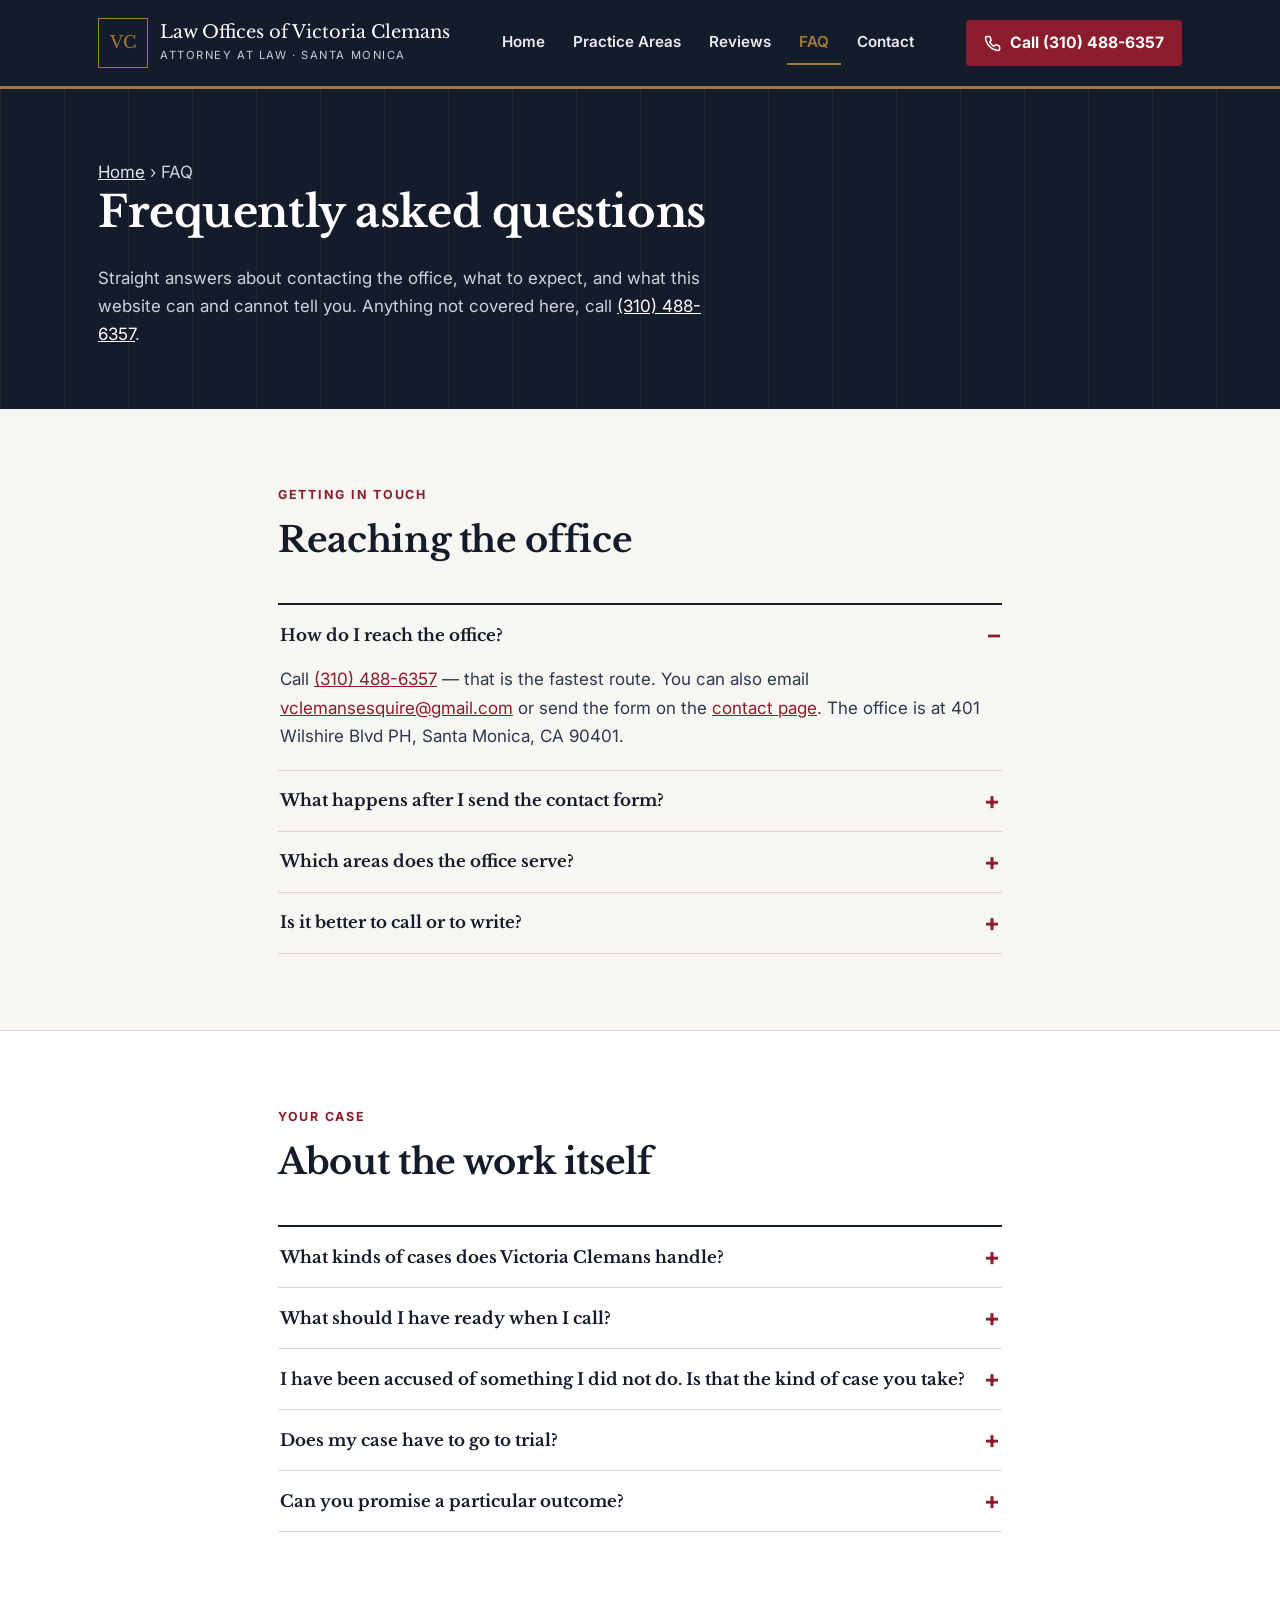
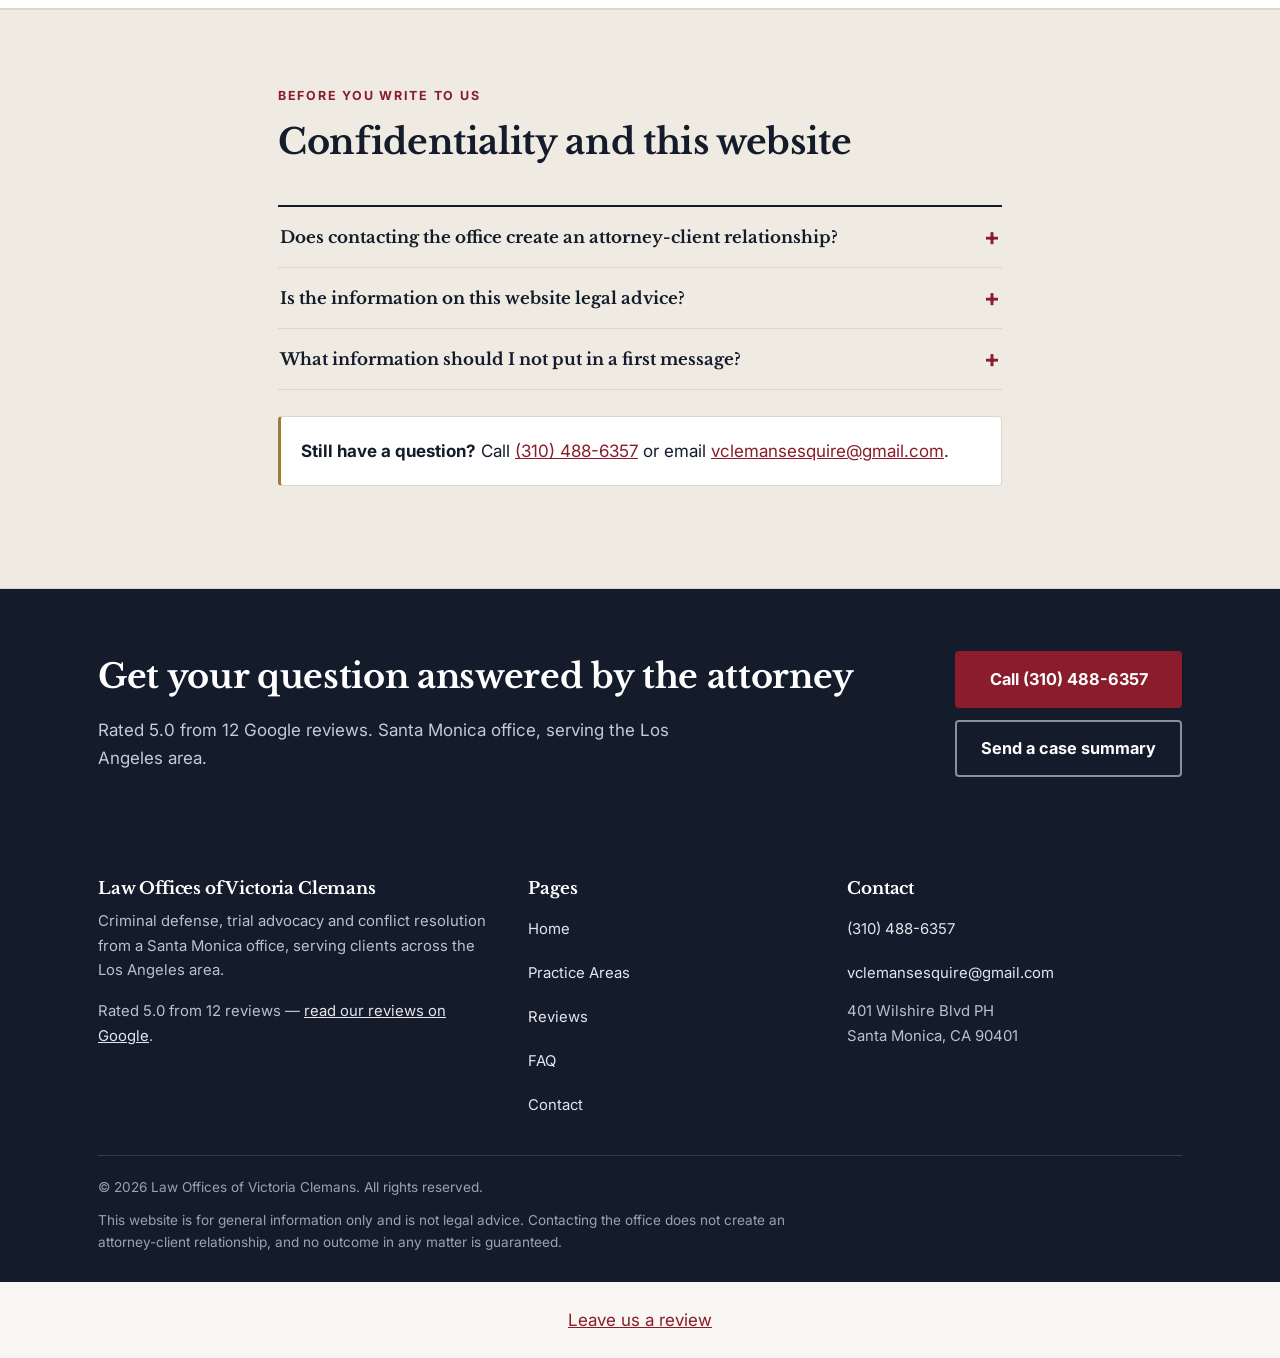
<file: faq.html>
<!DOCTYPE html>
<html lang="en">
<head>
<meta charset="utf-8">
<meta name="viewport" content="width=device-width, initial-scale=1">
<title>FAQ | Law Offices of Victoria Clemans, Santa Monica CA</title>
<meta name="description" content="Answers to common questions about contacting the Law Offices of Victoria Clemans in Santa Monica, CA: how to reach the office, what to have ready, and what happens after you call (310) 488-6357.">
<meta name="robots" content="index, follow">
<meta name="theme-color" content="#141c2b">
<link rel="canonical" href="https://lawofficesofvictoriaclemans.com/faq.html">
<meta property="og:type" content="website">
<meta property="og:title" content="FAQ | Law Offices of Victoria Clemans">
<meta property="og:description" content="Common questions about working with the Law Offices of Victoria Clemans in Santa Monica, CA.">
<meta property="og:url" content="https://lawofficesofvictoriaclemans.com/faq.html">
<meta property="og:site_name" content="Law Offices of Victoria Clemans">
<meta name="twitter:card" content="summary">
<link rel="icon" href="favicon.svg" type="image/svg+xml">
<link rel="apple-touch-icon" href="favicon.svg">
<link rel="preconnect" href="https://fonts.googleapis.com">
<link rel="preconnect" href="https://fonts.gstatic.com" crossorigin>
<link rel="stylesheet" href="https://fonts.googleapis.com/css2?family=Libre+Baskerville:wght@400;700&family=Inter:wght@400;500;600;700&display=swap">
<link rel="stylesheet" href="assets/css/styles.css">
</head>
<body>
<a class="skip-link" href="#main">Skip to main content</a>

<header class="site-header">
  <div class="wrap header-inner">
    <a class="brand" href="index.html">
      <span class="brand__mark" aria-hidden="true">VC</span>
      <span>
        <span class="brand__name">Law Offices of Victoria Clemans</span>
        <span class="brand__sub">Attorney at Law &middot; Santa Monica</span>
      </span>
    </a>

    <button class="nav-toggle" type="button" aria-expanded="false" aria-controls="site-nav">
      <span class="nav-toggle__bars" aria-hidden="true"></span>
      Menu
    </button>

    <nav class="site-nav" id="site-nav" aria-label="Main">
      <ul>
        <li><a href="index.html">Home</a></li>
        <li><a href="services.html">Practice Areas</a></li>
        <li><a href="reviews.html">Reviews</a></li>
        <li><a href="faq.html" aria-current="page">FAQ</a></li>
        <li><a href="contact.html">Contact</a></li>
      </ul>
    </nav>

    <a class="header-call" href="tel:+13104886357">
      <svg width="17" height="17" viewBox="0 0 24 24" fill="none" stroke="currentColor" stroke-width="2.2" stroke-linecap="round" stroke-linejoin="round" aria-hidden="true"><path d="M22 16.92v3a2 2 0 0 1-2.18 2 19.79 19.79 0 0 1-8.63-3.07 19.5 19.5 0 0 1-6-6A19.79 19.79 0 0 1 2.12 4.18 2 2 0 0 1 4.11 2h3a2 2 0 0 1 2 1.72c.13.96.36 1.9.7 2.81a2 2 0 0 1-.45 2.11L8.1 9.9a16 16 0 0 0 6 6l1.26-1.26a2 2 0 0 1 2.11-.45c.9.33 1.85.57 2.81.7A2 2 0 0 1 22 16.92z"/></svg>
      Call (310) 488-6357
    </a>
  </div>
</header>

<main id="main">

  <section class="page-head">
    <div class="wrap">
      <p class="breadcrumb"><a href="index.html">Home</a> &rsaquo; FAQ</p>
      <h1>Frequently asked questions</h1>
      <p>Straight answers about contacting the office, what to expect, and what this website can and cannot tell you. Anything not covered here, call <a href="tel:+13104886357" style="color:#fff">(310) 488-6357</a>.</p>
    </div>
  </section>

  <section class="section section--paper" aria-labelledby="faq-contact-title">
    <div class="wrap wrap--narrow">
      <div class="section__head">
        <p class="eyebrow">Getting in touch</p>
        <h2 id="faq-contact-title">Reaching the office</h2>
      </div>

      <div class="faq">
        <details open>
          <summary>How do I reach the office?</summary>
          <div class="faq__answer">
            <p>Call <a href="tel:+13104886357">(310) 488-6357</a> &mdash; that is the fastest route. You can also email <a href="mailto:vclemansesquire@gmail.com">vclemansesquire@gmail.com</a> or send the form on the <a href="contact.html">contact page</a>. The office is at 401 Wilshire Blvd PH, Santa Monica, CA 90401.</p>
          </div>
        </details>
        <details>
          <summary>What happens after I send the contact form?</summary>
          <div class="faq__answer">
            <p>Your message goes directly to the office. Someone reviews it and follows up using the phone number or email you provided, so that you can talk through the matter properly. If your situation is urgent &mdash; an imminent court date, an active investigation, a deadline &mdash; call instead of waiting for an email reply.</p>
          </div>
        </details>
        <details>
          <summary>Which areas does the office serve?</summary>
          <div class="faq__answer">
            <p>The practice is based in Santa Monica, California, and serves clients across the surrounding Los Angeles area. If you are unsure whether your matter is in range, call and ask &mdash; it is a short conversation.</p>
          </div>
        </details>
        <details>
          <summary>Is it better to call or to write?</summary>
          <div class="faq__answer">
            <p>Call if anything is time-sensitive. Write if you would rather set out the background in your own words first, or if you are contacting the office outside business hours. Either way, keep the first message brief &mdash; detail is better shared once we have spoken.</p>
          </div>
        </details>
      </div>
    </div>
  </section>

  <section class="section section--white" aria-labelledby="faq-case-title">
    <div class="wrap wrap--narrow">
      <div class="section__head">
        <p class="eyebrow">Your case</p>
        <h2 id="faq-case-title">About the work itself</h2>
      </div>

      <div class="faq">
        <details>
          <summary>What kinds of cases does Victoria Clemans handle?</summary>
          <div class="faq__answer">
            <p>Criminal defense, trial advocacy and litigation, and negotiation or conflict resolution. That includes complex matters where expert evidence &mdash; such as forensic audio and video analysis &mdash; is part of the case. See the <a href="services.html">practice areas</a> page for detail on each.</p>
          </div>
        </details>
        <details>
          <summary>What should I have ready when I call?</summary>
          <div class="faq__answer">
            <p>Whatever you already have: the charge or claim, any court date or deadline, the agencies or people involved, and any paperwork you were handed. If you have none of it, call anyway and describe what happened in your own words.</p>
          </div>
        </details>
        <details>
          <summary>I have been accused of something I did not do. Is that the kind of case you take?</summary>
          <div class="faq__answer">
            <p>Yes &mdash; defending people against accusations, including false ones, is central to this practice. A colleague who has worked with the office as a forensic audio and video expert writes that Ms. Clemans &ldquo;has been very successful with getting clients falsely accused of crimes, exonerated.&rdquo; Every case turns on its own facts and evidence, so the first step is a conversation about yours.</p>
          </div>
        </details>
        <details>
          <summary>Does my case have to go to trial?</summary>
          <div class="faq__answer">
            <p>Not necessarily. Many matters are resolved through negotiation rather than a verdict, and the two are prepared together &mdash; the strongest position in a negotiation is usually a case that is also ready for court. Which route makes sense depends on the facts and on what you want to achieve.</p>
          </div>
        </details>
        <details>
          <summary>Can you promise a particular outcome?</summary>
          <div class="faq__answer">
            <p>No, and no attorney legitimately can. Results depend on the facts, the evidence and the court. What the office can give you is a clear explanation of the process, what can be challenged, and the realistic options in front of you.</p>
          </div>
        </details>
      </div>
    </div>
  </section>

  <section class="section section--tint" aria-labelledby="faq-legal-title">
    <div class="wrap wrap--narrow">
      <div class="section__head">
        <p class="eyebrow">Before you write to us</p>
        <h2 id="faq-legal-title">Confidentiality and this website</h2>
      </div>

      <div class="faq">
        <details>
          <summary>Does contacting the office create an attorney-client relationship?</summary>
          <div class="faq__answer">
            <p>No. Sending a form, emailing or leaving a voicemail does not by itself create an attorney-client relationship. A relationship begins only once the office confirms that it is representing you. Until then, please share only enough information for us to understand the matter.</p>
          </div>
        </details>
        <details>
          <summary>Is the information on this website legal advice?</summary>
          <div class="faq__answer">
            <p>No. Everything here is general information about the practice. Advice depends entirely on the facts of your situation, which is why the first step is a conversation.</p>
          </div>
        </details>
        <details>
          <summary>What information should I not put in a first message?</summary>
          <div class="faq__answer">
            <p>Avoid detailed admissions, confidential documents or sensitive third-party information in an initial, unsecured message. A short description of the type of matter, the stage it is at, and any deadline is enough to get the conversation started.</p>
          </div>
        </details>
      </div>

      <div class="panel">
        <p><strong>Still have a question?</strong> Call <a href="tel:+13104886357">(310) 488-6357</a> or email <a href="mailto:vclemansesquire@gmail.com">vclemansesquire@gmail.com</a>.</p>
      </div>
    </div>
  </section>

  <section class="cta-band" aria-labelledby="cta-title">
    <div class="wrap cta-band__inner">
      <div>
        <h2 id="cta-title">Get your question answered by the attorney</h2>
        <p>Rated 5.0 from 12 Google reviews. Santa Monica office, serving the Los Angeles area.</p>
      </div>
      <div class="cta-band__actions">
        <a class="btn btn--primary" href="tel:+13104886357">Call (310) 488-6357</a>
        <a class="btn btn--ghost-light" href="contact.html">Send a case summary</a>
      </div>
    </div>
  </section>

</main>

<footer class="site-footer">
  <div class="wrap">
    <div class="footer-grid">
      <div>
        <h2>Law Offices of Victoria Clemans</h2>
        <p>Criminal defense, trial advocacy and conflict resolution from a Santa Monica office, serving clients across the Los Angeles area.</p>
        <p>Rated 5.0 from 12 reviews &mdash; <a href="https://maps.google.com/?cid=6319697230949345026" target="_blank" rel="noopener">read our reviews on Google</a>.</p>
      </div>
      <div>
        <h2>Pages</h2>
        <ul>
          <li><a href="index.html">Home</a></li>
          <li><a href="services.html">Practice Areas</a></li>
          <li><a href="reviews.html">Reviews</a></li>
          <li><a href="faq.html">FAQ</a></li>
          <li><a href="contact.html">Contact</a></li>
        </ul>
      </div>
      <div>
        <h2>Contact</h2>
        <ul>
          <li><a href="tel:+13104886357">(310) 488-6357</a></li>
          <li><a href="mailto:vclemansesquire@gmail.com">vclemansesquire@gmail.com</a></li>
        </ul>
        <address style="font-style:normal;margin-top:6px">401 Wilshire Blvd PH<br>Santa Monica, CA 90401</address>
      </div>
    </div>
    <div class="footer-bottom">
      <p>&copy; <span data-year>2026</span> Law Offices of Victoria Clemans. All rights reserved.</p>
      <p class="disclaimer">This website is for general information only and is not legal advice. Contacting the office does not create an attorney-client relationship, and no outcome in any matter is guaranteed.</p>
    </div>
  </div>
</footer>

<div class="call-bar">
  <a class="btn btn--primary" href="tel:+13104886357">
    <svg width="18" height="18" viewBox="0 0 24 24" fill="none" stroke="currentColor" stroke-width="2.2" stroke-linecap="round" stroke-linejoin="round" aria-hidden="true"><path d="M22 16.92v3a2 2 0 0 1-2.18 2 19.79 19.79 0 0 1-8.63-3.07 19.5 19.5 0 0 1-6-6A19.79 19.79 0 0 1 2.12 4.18 2 2 0 0 1 4.11 2h3a2 2 0 0 1 2 1.72c.13.96.36 1.9.7 2.81a2 2 0 0 1-.45 2.11L8.1 9.9a16 16 0 0 0 6 6l1.26-1.26a2 2 0 0 1 2.11-.45c.9.33 1.85.57 2.81.7A2 2 0 0 1 22 16.92z"/></svg>
    Call (310) 488-6357
  </a>
</div>

<script src="assets/js/main.js" defer></script>
<script src="https://vision.leadrai.com/widget/loader.js" data-lv-widget data-kind="chatbot" data-widget="712a8a39-012c-496b-8ec0-8fe269ba9437" async></script>
<script src="https://vision.leadrai.com/widget/loader.js" data-lv-widget data-kind="voice" data-widget="4838c996-5a37-4617-a380-fb86b9db3c85" async></script>
<script defer src="https://static.cloudflareinsights.com/beacon.min.js" data-cf-beacon='{"token": "0a932598fc5b4cc9baf156d875620bd1"}'></script>
<script defer data-lv-track src="https://vision.leadrai.com/api/forms/91fd01ec81f92a32155959cca7aadbf9/t.js"></script>
<p data-lv-review="1" style="text-align:center;margin:24px 0"><a href="/review">Leave us a review</a></p>
</body>
</html>
</file>
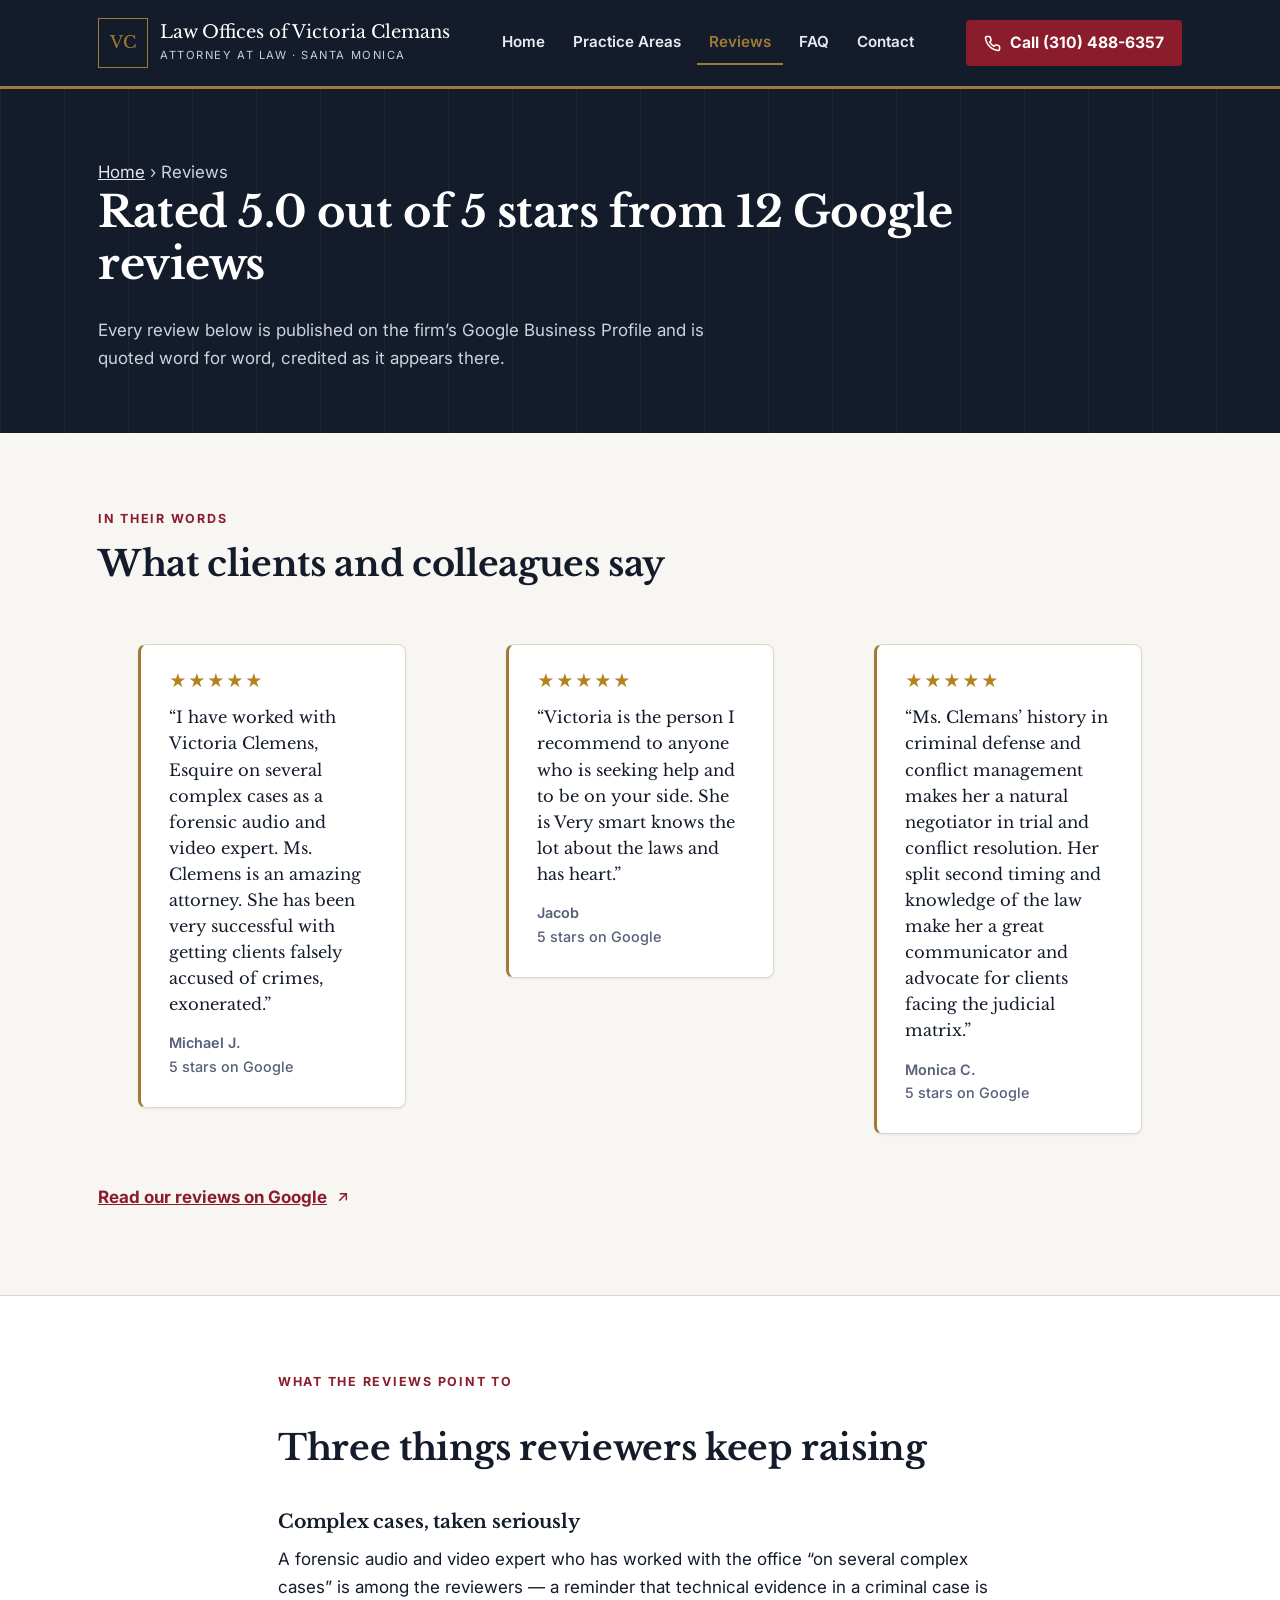
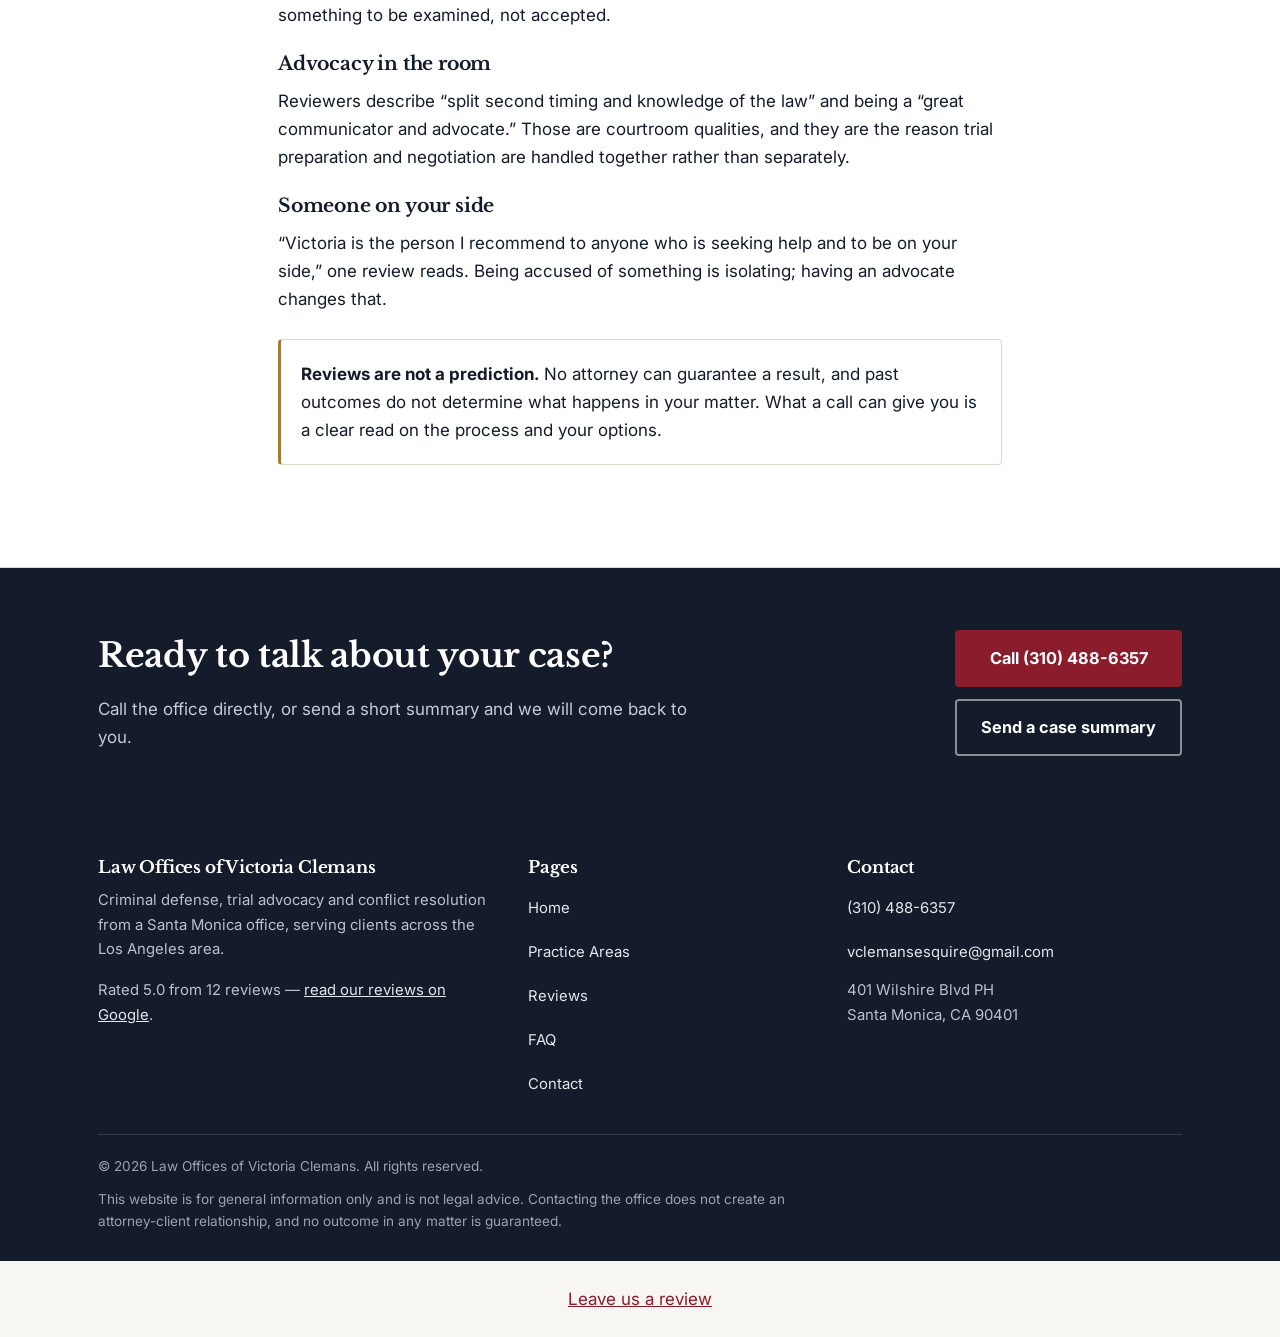
<file: reviews.html>
<!DOCTYPE html>
<html lang="en">
<head>
<meta charset="utf-8">
<meta name="viewport" content="width=device-width, initial-scale=1">
<title>Reviews | Law Offices of Victoria Clemans, Santa Monica CA</title>
<meta name="description" content="Law Offices of Victoria Clemans is rated 5.0 out of 5 stars from 12 Google reviews. Read what clients and colleagues say, then call (310) 488-6357.">
<meta name="robots" content="index, follow">
<meta name="theme-color" content="#141c2b">
<link rel="canonical" href="https://lawofficesofvictoriaclemans.com/reviews.html">
<meta property="og:type" content="website">
<meta property="og:title" content="Reviews | Law Offices of Victoria Clemans">
<meta property="og:description" content="Rated 5.0 from 12 Google reviews. Read what clients and colleagues say about Victoria Clemans.">
<meta property="og:url" content="https://lawofficesofvictoriaclemans.com/reviews.html">
<meta property="og:site_name" content="Law Offices of Victoria Clemans">
<meta name="twitter:card" content="summary">
<link rel="icon" href="favicon.svg" type="image/svg+xml">
<link rel="apple-touch-icon" href="favicon.svg">
<link rel="preconnect" href="https://fonts.googleapis.com">
<link rel="preconnect" href="https://fonts.gstatic.com" crossorigin>
<link rel="stylesheet" href="https://fonts.googleapis.com/css2?family=Libre+Baskerville:wght@400;700&family=Inter:wght@400;500;600;700&display=swap">
<link rel="stylesheet" href="assets/css/styles.css">
</head>
<body>
<a class="skip-link" href="#main">Skip to main content</a>

<header class="site-header">
  <div class="wrap header-inner">
    <a class="brand" href="index.html">
      <span class="brand__mark" aria-hidden="true">VC</span>
      <span>
        <span class="brand__name">Law Offices of Victoria Clemans</span>
        <span class="brand__sub">Attorney at Law &middot; Santa Monica</span>
      </span>
    </a>

    <button class="nav-toggle" type="button" aria-expanded="false" aria-controls="site-nav">
      <span class="nav-toggle__bars" aria-hidden="true"></span>
      Menu
    </button>

    <nav class="site-nav" id="site-nav" aria-label="Main">
      <ul>
        <li><a href="index.html">Home</a></li>
        <li><a href="services.html">Practice Areas</a></li>
        <li><a href="reviews.html" aria-current="page">Reviews</a></li>
        <li><a href="faq.html">FAQ</a></li>
        <li><a href="contact.html">Contact</a></li>
      </ul>
    </nav>

    <a class="header-call" href="tel:+13104886357">
      <svg width="17" height="17" viewBox="0 0 24 24" fill="none" stroke="currentColor" stroke-width="2.2" stroke-linecap="round" stroke-linejoin="round" aria-hidden="true"><path d="M22 16.92v3a2 2 0 0 1-2.18 2 19.79 19.79 0 0 1-8.63-3.07 19.5 19.5 0 0 1-6-6A19.79 19.79 0 0 1 2.12 4.18 2 2 0 0 1 4.11 2h3a2 2 0 0 1 2 1.72c.13.96.36 1.9.7 2.81a2 2 0 0 1-.45 2.11L8.1 9.9a16 16 0 0 0 6 6l1.26-1.26a2 2 0 0 1 2.11-.45c.9.33 1.85.57 2.81.7A2 2 0 0 1 22 16.92z"/></svg>
      Call (310) 488-6357
    </a>
  </div>
</header>

<main id="main">

  <section class="page-head">
    <div class="wrap">
      <p class="breadcrumb"><a href="index.html">Home</a> &rsaquo; Reviews</p>
      <h1>Rated 5.0 out of 5 stars from 12 Google reviews</h1>
      <p>Every review below is published on the firm&rsquo;s Google Business Profile and is quoted word for word, credited as it appears there.</p>
    </div>
  </section>

  <section class="section section--paper" aria-labelledby="reviews-title">
    <div class="wrap">
      <div class="section__head">
        <p class="eyebrow">In their words</p>
        <h2 id="reviews-title">What clients and colleagues say</h2>
      </div>

      <ul class="reviews reveal">
        <li>
          <figure class="review">
            <span class="review__stars" aria-hidden="true">&#9733;&#9733;&#9733;&#9733;&#9733;</span>
            <span class="sr-only">Rated 5 out of 5 stars</span>
            <blockquote>I have worked with Victoria Clemens, Esquire on several complex cases as a forensic audio and video expert. Ms. Clemens is an amazing attorney. She has been very successful with getting clients falsely accused of crimes, exonerated.</blockquote>
            <figcaption>Michael J. <span>5 stars on Google</span></figcaption>
          </figure>
        </li>
        <li>
          <figure class="review">
            <span class="review__stars" aria-hidden="true">&#9733;&#9733;&#9733;&#9733;&#9733;</span>
            <span class="sr-only">Rated 5 out of 5 stars</span>
            <blockquote>Victoria is the person I recommend to anyone who is seeking help and to be on your side. She is Very smart knows the lot about the laws and has heart.</blockquote>
            <figcaption>Jacob <span>5 stars on Google</span></figcaption>
          </figure>
        </li>
        <li>
          <figure class="review">
            <span class="review__stars" aria-hidden="true">&#9733;&#9733;&#9733;&#9733;&#9733;</span>
            <span class="sr-only">Rated 5 out of 5 stars</span>
            <blockquote>Ms. Clemans&rsquo; history in criminal defense and conflict management makes her a natural negotiator in trial and conflict resolution. Her split second timing and knowledge of the law make her a great communicator and advocate for clients facing the judicial matrix.</blockquote>
            <figcaption>Monica C. <span>5 stars on Google</span></figcaption>
          </figure>
        </li>
      </ul>

      <a class="google-link" href="https://maps.google.com/?cid=6319697230949345026" target="_blank" rel="noopener">Read our reviews on Google
        <svg width="16" height="16" viewBox="0 0 24 24" fill="none" stroke="currentColor" stroke-width="2.2" stroke-linecap="round" stroke-linejoin="round" aria-hidden="true"><path d="M7 17 17 7"/><path d="M8 7h9v9"/></svg>
      </a>
    </div>
  </section>

  <section class="section section--white" aria-labelledby="themes-title">
    <div class="wrap wrap--narrow prose">
      <div class="section__head">
        <p class="eyebrow">What the reviews point to</p>
        <h2 id="themes-title">Three things reviewers keep raising</h2>
      </div>

      <h3>Complex cases, taken seriously</h3>
      <p>A forensic audio and video expert who has worked with the office &ldquo;on several complex cases&rdquo; is among the reviewers &mdash; a reminder that technical evidence in a criminal case is something to be examined, not accepted.</p>

      <h3>Advocacy in the room</h3>
      <p>Reviewers describe &ldquo;split second timing and knowledge of the law&rdquo; and being a &ldquo;great communicator and advocate.&rdquo; Those are courtroom qualities, and they are the reason trial preparation and negotiation are handled together rather than separately.</p>

      <h3>Someone on your side</h3>
      <p>&ldquo;Victoria is the person I recommend to anyone who is seeking help and to be on your side,&rdquo; one review reads. Being accused of something is isolating; having an advocate changes that.</p>

      <div class="panel">
        <p><strong>Reviews are not a prediction.</strong> No attorney can guarantee a result, and past outcomes do not determine what happens in your matter. What a call can give you is a clear read on the process and your options.</p>
      </div>
    </div>
  </section>

  <section class="cta-band" aria-labelledby="cta-title">
    <div class="wrap cta-band__inner">
      <div>
        <h2 id="cta-title">Ready to talk about your case?</h2>
        <p>Call the office directly, or send a short summary and we will come back to you.</p>
      </div>
      <div class="cta-band__actions">
        <a class="btn btn--primary" href="tel:+13104886357">Call (310) 488-6357</a>
        <a class="btn btn--ghost-light" href="contact.html">Send a case summary</a>
      </div>
    </div>
  </section>

</main>

<footer class="site-footer">
  <div class="wrap">
    <div class="footer-grid">
      <div>
        <h2>Law Offices of Victoria Clemans</h2>
        <p>Criminal defense, trial advocacy and conflict resolution from a Santa Monica office, serving clients across the Los Angeles area.</p>
        <p>Rated 5.0 from 12 reviews &mdash; <a href="https://maps.google.com/?cid=6319697230949345026" target="_blank" rel="noopener">read our reviews on Google</a>.</p>
      </div>
      <div>
        <h2>Pages</h2>
        <ul>
          <li><a href="index.html">Home</a></li>
          <li><a href="services.html">Practice Areas</a></li>
          <li><a href="reviews.html">Reviews</a></li>
          <li><a href="faq.html">FAQ</a></li>
          <li><a href="contact.html">Contact</a></li>
        </ul>
      </div>
      <div>
        <h2>Contact</h2>
        <ul>
          <li><a href="tel:+13104886357">(310) 488-6357</a></li>
          <li><a href="mailto:vclemansesquire@gmail.com">vclemansesquire@gmail.com</a></li>
        </ul>
        <address style="font-style:normal;margin-top:6px">401 Wilshire Blvd PH<br>Santa Monica, CA 90401</address>
      </div>
    </div>
    <div class="footer-bottom">
      <p>&copy; <span data-year>2026</span> Law Offices of Victoria Clemans. All rights reserved.</p>
      <p class="disclaimer">This website is for general information only and is not legal advice. Contacting the office does not create an attorney-client relationship, and no outcome in any matter is guaranteed.</p>
    </div>
  </div>
</footer>

<div class="call-bar">
  <a class="btn btn--primary" href="tel:+13104886357">
    <svg width="18" height="18" viewBox="0 0 24 24" fill="none" stroke="currentColor" stroke-width="2.2" stroke-linecap="round" stroke-linejoin="round" aria-hidden="true"><path d="M22 16.92v3a2 2 0 0 1-2.18 2 19.79 19.79 0 0 1-8.63-3.07 19.5 19.5 0 0 1-6-6A19.79 19.79 0 0 1 2.12 4.18 2 2 0 0 1 4.11 2h3a2 2 0 0 1 2 1.72c.13.96.36 1.9.7 2.81a2 2 0 0 1-.45 2.11L8.1 9.9a16 16 0 0 0 6 6l1.26-1.26a2 2 0 0 1 2.11-.45c.9.33 1.85.57 2.81.7A2 2 0 0 1 22 16.92z"/></svg>
    Call (310) 488-6357
  </a>
</div>

<script src="assets/js/main.js" defer></script>
<script src="https://vision.leadrai.com/widget/loader.js" data-lv-widget data-kind="chatbot" data-widget="712a8a39-012c-496b-8ec0-8fe269ba9437" async></script>
<script src="https://vision.leadrai.com/widget/loader.js" data-lv-widget data-kind="voice" data-widget="4838c996-5a37-4617-a380-fb86b9db3c85" async></script>
<script defer src="https://static.cloudflareinsights.com/beacon.min.js" data-cf-beacon='{"token": "0a932598fc5b4cc9baf156d875620bd1"}'></script>
<script defer data-lv-track src="https://vision.leadrai.com/api/forms/91fd01ec81f92a32155959cca7aadbf9/t.js"></script>
<p data-lv-review="1" style="text-align:center;margin:24px 0"><a href="/review">Leave us a review</a></p>
</body>
</html>
</file>
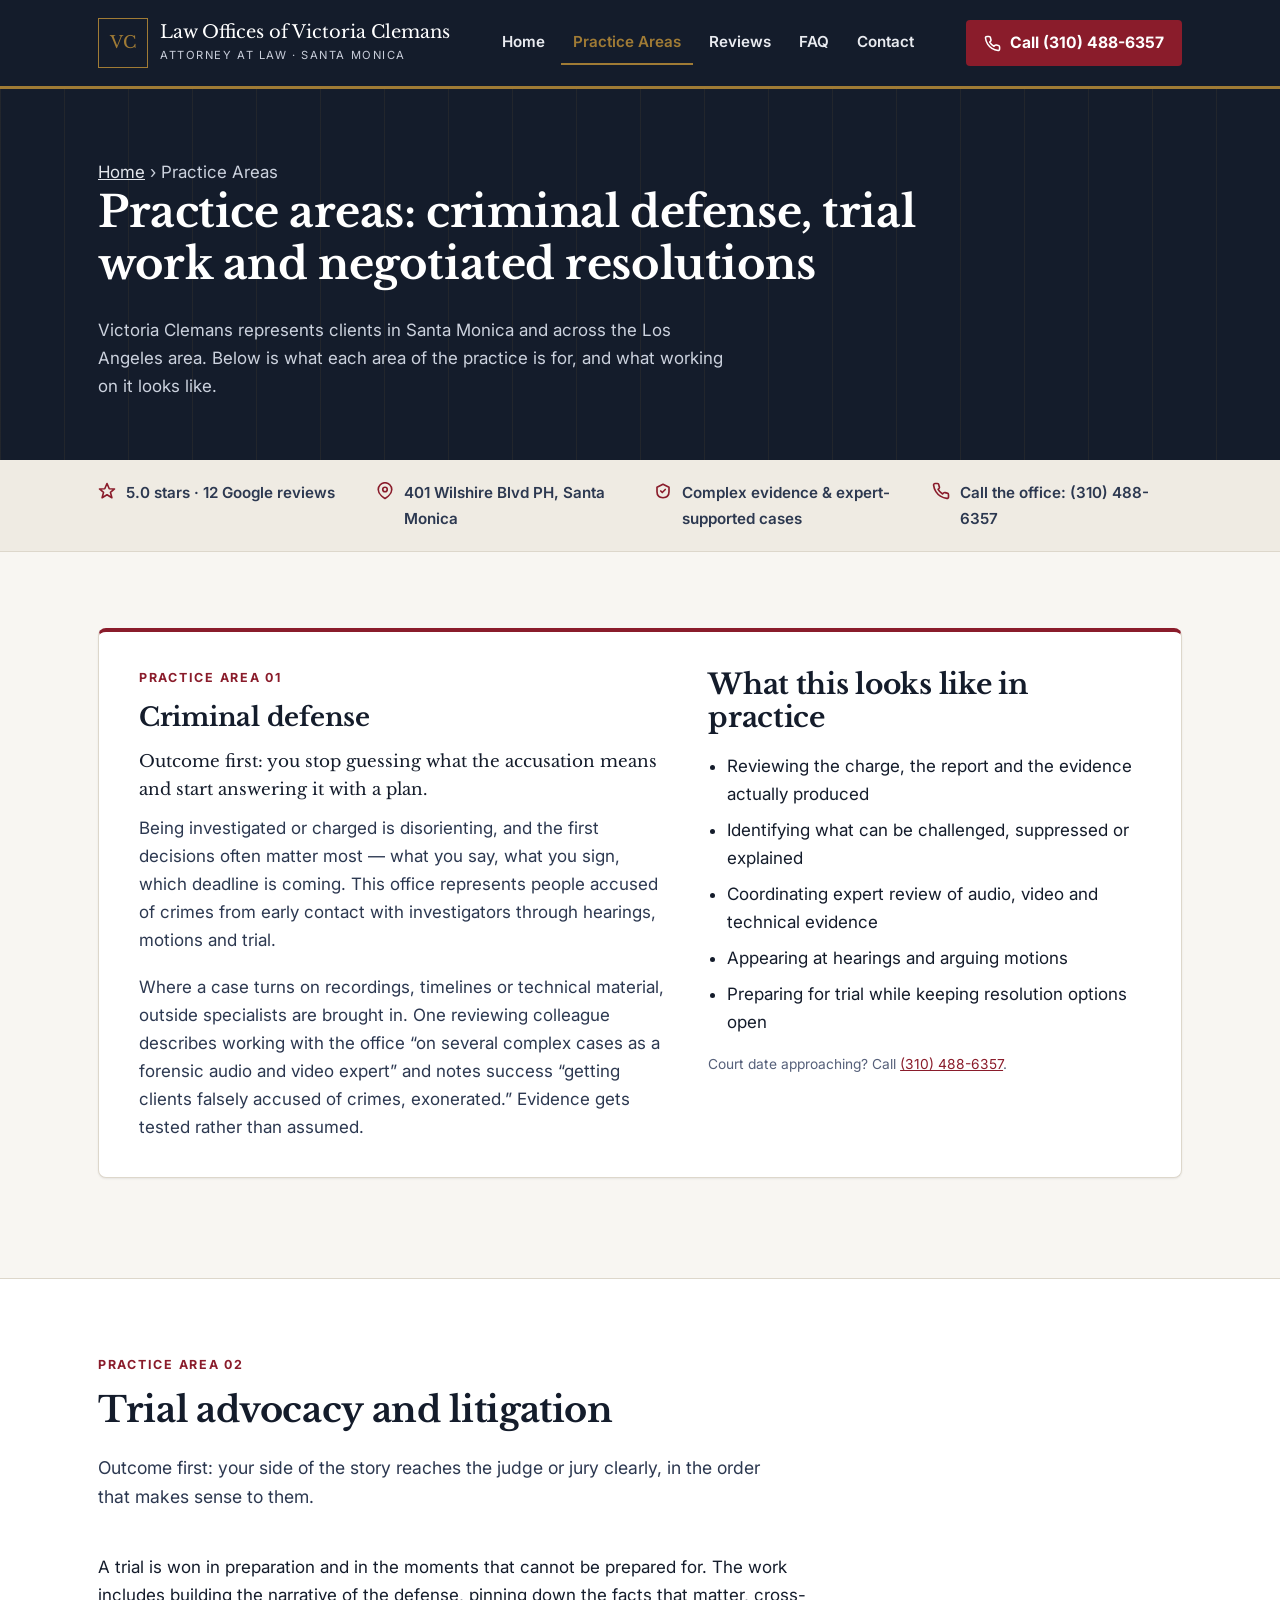
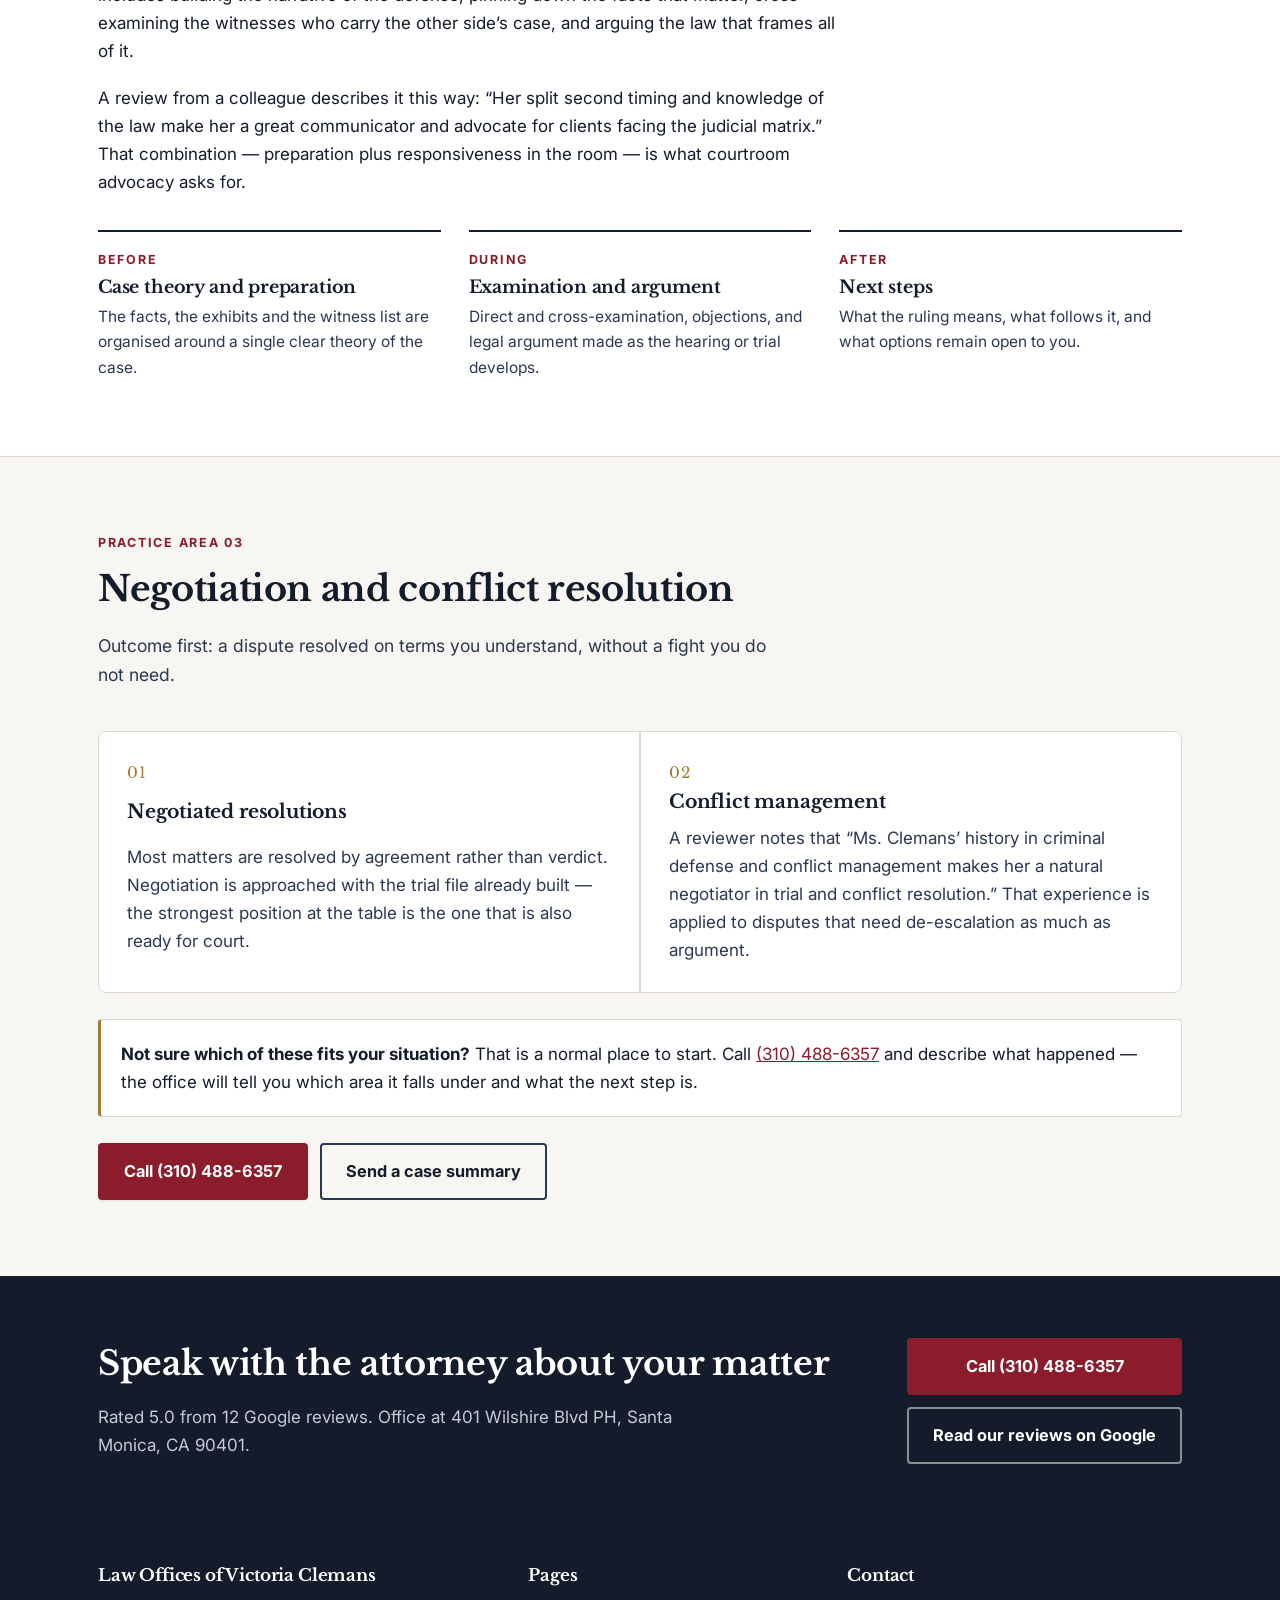
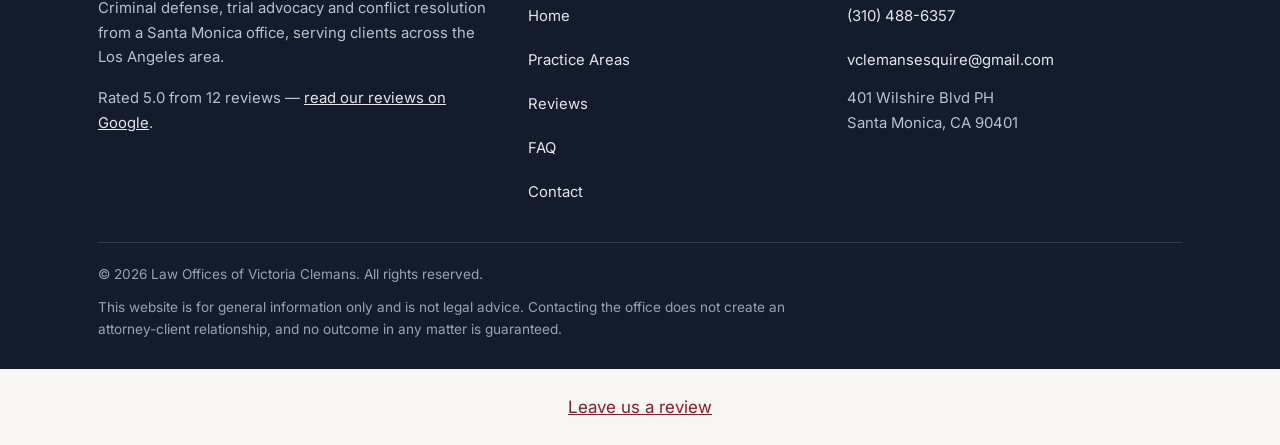
<file: services.html>
<!DOCTYPE html>
<html lang="en">
<head>
<meta charset="utf-8">
<meta name="viewport" content="width=device-width, initial-scale=1">
<title>Practice Areas | Law Offices of Victoria Clemans, Santa Monica CA</title>
<meta name="description" content="Criminal defense, trial advocacy and litigation, and negotiation or conflict resolution at the Law Offices of Victoria Clemans in Santa Monica, CA. Call (310) 488-6357.">
<meta name="robots" content="index, follow">
<meta name="theme-color" content="#141c2b">
<link rel="canonical" href="https://lawofficesofvictoriaclemans.com/services.html">
<meta property="og:type" content="website">
<meta property="og:title" content="Practice Areas | Law Offices of Victoria Clemans">
<meta property="og:description" content="Criminal defense, trial advocacy and negotiation from a Santa Monica office. Call (310) 488-6357.">
<meta property="og:url" content="https://lawofficesofvictoriaclemans.com/services.html">
<meta property="og:site_name" content="Law Offices of Victoria Clemans">
<meta name="twitter:card" content="summary">
<link rel="icon" href="favicon.svg" type="image/svg+xml">
<link rel="apple-touch-icon" href="favicon.svg">
<link rel="preconnect" href="https://fonts.googleapis.com">
<link rel="preconnect" href="https://fonts.gstatic.com" crossorigin>
<link rel="stylesheet" href="https://fonts.googleapis.com/css2?family=Libre+Baskerville:wght@400;700&family=Inter:wght@400;500;600;700&display=swap">
<link rel="stylesheet" href="assets/css/styles.css">
</head>
<body>
<a class="skip-link" href="#main">Skip to main content</a>

<header class="site-header">
  <div class="wrap header-inner">
    <a class="brand" href="index.html">
      <span class="brand__mark" aria-hidden="true">VC</span>
      <span>
        <span class="brand__name">Law Offices of Victoria Clemans</span>
        <span class="brand__sub">Attorney at Law &middot; Santa Monica</span>
      </span>
    </a>

    <button class="nav-toggle" type="button" aria-expanded="false" aria-controls="site-nav">
      <span class="nav-toggle__bars" aria-hidden="true"></span>
      Menu
    </button>

    <nav class="site-nav" id="site-nav" aria-label="Main">
      <ul>
        <li><a href="index.html">Home</a></li>
        <li><a href="services.html" aria-current="page">Practice Areas</a></li>
        <li><a href="reviews.html">Reviews</a></li>
        <li><a href="faq.html">FAQ</a></li>
        <li><a href="contact.html">Contact</a></li>
      </ul>
    </nav>

    <a class="header-call" href="tel:+13104886357">
      <svg width="17" height="17" viewBox="0 0 24 24" fill="none" stroke="currentColor" stroke-width="2.2" stroke-linecap="round" stroke-linejoin="round" aria-hidden="true"><path d="M22 16.92v3a2 2 0 0 1-2.18 2 19.79 19.79 0 0 1-8.63-3.07 19.5 19.5 0 0 1-6-6A19.79 19.79 0 0 1 2.12 4.18 2 2 0 0 1 4.11 2h3a2 2 0 0 1 2 1.72c.13.96.36 1.9.7 2.81a2 2 0 0 1-.45 2.11L8.1 9.9a16 16 0 0 0 6 6l1.26-1.26a2 2 0 0 1 2.11-.45c.9.33 1.85.57 2.81.7A2 2 0 0 1 22 16.92z"/></svg>
      Call (310) 488-6357
    </a>
  </div>
</header>

<main id="main">

  <section class="page-head">
    <div class="wrap">
      <p class="breadcrumb"><a href="index.html">Home</a> &rsaquo; Practice Areas</p>
      <h1>Practice areas: criminal defense, trial work and negotiated resolutions</h1>
      <p>Victoria Clemans represents clients in Santa Monica and across the Los Angeles area. Below is what each area of the practice is for, and what working on it looks like.</p>
    </div>
  </section>

  <section class="trust" aria-label="At a glance">
    <div class="wrap">
      <ul>
        <li>
          <svg width="18" height="18" viewBox="0 0 24 24" fill="none" stroke="currentColor" stroke-width="2.2" stroke-linecap="round" stroke-linejoin="round" aria-hidden="true"><polygon points="12 2 15 9 22 9.3 16.6 13.8 18.5 21 12 17 5.5 21 7.4 13.8 2 9.3 9 9"/></svg>
          <span>5.0 stars &middot; 12 Google reviews</span>
        </li>
        <li>
          <svg width="18" height="18" viewBox="0 0 24 24" fill="none" stroke="currentColor" stroke-width="2.2" stroke-linecap="round" stroke-linejoin="round" aria-hidden="true"><path d="M21 10c0 7-9 12-9 12s-9-5-9-12a9 9 0 0 1 18 0z"/><circle cx="12" cy="10" r="3"/></svg>
          <span>401 Wilshire Blvd PH, Santa Monica</span>
        </li>
        <li>
          <svg width="18" height="18" viewBox="0 0 24 24" fill="none" stroke="currentColor" stroke-width="2.2" stroke-linecap="round" stroke-linejoin="round" aria-hidden="true"><path d="M12 3 4 7v6c0 5 3.4 7.6 8 8 4.6-.4 8-3 8-8V7z"/><path d="m9 12 2 2 4-4"/></svg>
          <span>Complex evidence &amp; expert-supported cases</span>
        </li>
        <li>
          <svg width="18" height="18" viewBox="0 0 24 24" fill="none" stroke="currentColor" stroke-width="2.2" stroke-linecap="round" stroke-linejoin="round" aria-hidden="true"><path d="M22 16.92v3a2 2 0 0 1-2.18 2 19.79 19.79 0 0 1-8.63-3.07 19.5 19.5 0 0 1-6-6A19.79 19.79 0 0 1 2.12 4.18 2 2 0 0 1 4.11 2h3a2 2 0 0 1 2 1.72c.13.96.36 1.9.7 2.81a2 2 0 0 1-.45 2.11L8.1 9.9a16 16 0 0 0 6 6l1.26-1.26a2 2 0 0 1 2.11-.45c.9.33 1.85.57 2.81.7A2 2 0 0 1 22 16.92z"/></svg>
          <span>Call the office: (310) 488-6357</span>
        </li>
      </ul>
    </div>
  </section>

  <!-- Criminal defense -->
  <section class="section section--paper" aria-labelledby="crim-title">
    <div class="wrap">
      <article class="service-feature reveal">
        <div class="service-feature__grid">
          <div>
            <p class="eyebrow">Practice area 01</p>
            <h2 id="crim-title">Criminal defense</h2>
            <p class="outcome">Outcome first: you stop guessing what the accusation means and start answering it with a plan.</p>
            <p class="service-feature__detail">Being investigated or charged is disorienting, and the first decisions often matter most &mdash; what you say, what you sign, which deadline is coming. This office represents people accused of crimes from early contact with investigators through hearings, motions and trial.</p>
            <p class="service-feature__detail">Where a case turns on recordings, timelines or technical material, outside specialists are brought in. One reviewing colleague describes working with the office &ldquo;on several complex cases as a forensic audio and video expert&rdquo; and notes success &ldquo;getting clients falsely accused of crimes, exonerated.&rdquo; Evidence gets tested rather than assumed.</p>
          </div>
          <div>
            <h3>What this looks like in practice</h3>
            <ul class="prose" style="padding-left:1.1em">
              <li>Reviewing the charge, the report and the evidence actually produced</li>
              <li>Identifying what can be challenged, suppressed or explained</li>
              <li>Coordinating expert review of audio, video and technical evidence</li>
              <li>Appearing at hearings and arguing motions</li>
              <li>Preparing for trial while keeping resolution options open</li>
            </ul>
            <p class="form-note">Court date approaching? Call <a href="tel:+13104886357">(310) 488-6357</a>.</p>
          </div>
        </div>
      </article>
    </div>
  </section>

  <!-- Trial advocacy -->
  <section class="section section--white" aria-labelledby="trial-title">
    <div class="wrap">
      <div class="section__head">
        <p class="eyebrow">Practice area 02</p>
        <h2 id="trial-title">Trial advocacy and litigation</h2>
        <p class="lead">Outcome first: your side of the story reaches the judge or jury clearly, in the order that makes sense to them.</p>
      </div>

      <div class="prose" style="max-width:68ch">
        <p>A trial is won in preparation and in the moments that cannot be prepared for. The work includes building the narrative of the defense, pinning down the facts that matter, cross-examining the witnesses who carry the other side&rsquo;s case, and arguing the law that frames all of it.</p>
        <p>A review from a colleague describes it this way: &ldquo;Her split second timing and knowledge of the law make her a great communicator and advocate for clients facing the judicial matrix.&rdquo; That combination &mdash; preparation plus responsiveness in the room &mdash; is what courtroom advocacy asks for.</p>
      </div>

      <ol class="process reveal" style="margin-top:34px">
        <li>
          <span class="process__step">Before</span>
          <h3>Case theory and preparation</h3>
          <p>The facts, the exhibits and the witness list are organised around a single clear theory of the case.</p>
        </li>
        <li>
          <span class="process__step">During</span>
          <h3>Examination and argument</h3>
          <p>Direct and cross-examination, objections, and legal argument made as the hearing or trial develops.</p>
        </li>
        <li>
          <span class="process__step">After</span>
          <h3>Next steps</h3>
          <p>What the ruling means, what follows it, and what options remain open to you.</p>
        </li>
      </ol>
    </div>
  </section>

  <!-- Negotiation -->
  <section class="section section--paper" aria-labelledby="neg-title">
    <div class="wrap">
      <div class="section__head">
        <p class="eyebrow">Practice area 03</p>
        <h2 id="neg-title">Negotiation and conflict resolution</h2>
        <p class="lead">Outcome first: a dispute resolved on terms you understand, without a fight you do not need.</p>
      </div>

      <ol class="service-stack reveal">
        <li>
          <h3>Negotiated resolutions</h3>
          <p>Most matters are resolved by agreement rather than verdict. Negotiation is approached with the trial file already built &mdash; the strongest position at the table is the one that is also ready for court.</p>
        </li>
        <li>
          <h3>Conflict management</h3>
          <p>A reviewer notes that &ldquo;Ms. Clemans&rsquo; history in criminal defense and conflict management makes her a natural negotiator in trial and conflict resolution.&rdquo; That experience is applied to disputes that need de-escalation as much as argument.</p>
        </li>
      </ol>

      <div class="panel">
        <p><strong>Not sure which of these fits your situation?</strong> That is a normal place to start. Call <a href="tel:+13104886357">(310) 488-6357</a> and describe what happened &mdash; the office will tell you which area it falls under and what the next step is.</p>
      </div>

      <div class="btn-row">
        <a class="btn btn--primary" href="tel:+13104886357">Call (310) 488-6357</a>
        <a class="btn btn--ghost" href="contact.html">Send a case summary</a>
      </div>
    </div>
  </section>

  <section class="cta-band" aria-labelledby="cta-title">
    <div class="wrap cta-band__inner">
      <div>
        <h2 id="cta-title">Speak with the attorney about your matter</h2>
        <p>Rated 5.0 from 12 Google reviews. Office at 401 Wilshire Blvd PH, Santa Monica, CA 90401.</p>
      </div>
      <div class="cta-band__actions">
        <a class="btn btn--primary" href="tel:+13104886357">Call (310) 488-6357</a>
        <a class="btn btn--ghost-light" href="https://maps.google.com/?cid=6319697230949345026" target="_blank" rel="noopener">Read our reviews on Google</a>
      </div>
    </div>
  </section>

</main>

<footer class="site-footer">
  <div class="wrap">
    <div class="footer-grid">
      <div>
        <h2>Law Offices of Victoria Clemans</h2>
        <p>Criminal defense, trial advocacy and conflict resolution from a Santa Monica office, serving clients across the Los Angeles area.</p>
        <p>Rated 5.0 from 12 reviews &mdash; <a href="https://maps.google.com/?cid=6319697230949345026" target="_blank" rel="noopener">read our reviews on Google</a>.</p>
      </div>
      <div>
        <h2>Pages</h2>
        <ul>
          <li><a href="index.html">Home</a></li>
          <li><a href="services.html">Practice Areas</a></li>
          <li><a href="reviews.html">Reviews</a></li>
          <li><a href="faq.html">FAQ</a></li>
          <li><a href="contact.html">Contact</a></li>
        </ul>
      </div>
      <div>
        <h2>Contact</h2>
        <ul>
          <li><a href="tel:+13104886357">(310) 488-6357</a></li>
          <li><a href="mailto:vclemansesquire@gmail.com">vclemansesquire@gmail.com</a></li>
        </ul>
        <address style="font-style:normal;margin-top:6px">401 Wilshire Blvd PH<br>Santa Monica, CA 90401</address>
      </div>
    </div>
    <div class="footer-bottom">
      <p>&copy; <span data-year>2026</span> Law Offices of Victoria Clemans. All rights reserved.</p>
      <p class="disclaimer">This website is for general information only and is not legal advice. Contacting the office does not create an attorney-client relationship, and no outcome in any matter is guaranteed.</p>
    </div>
  </div>
</footer>

<div class="call-bar">
  <a class="btn btn--primary" href="tel:+13104886357">
    <svg width="18" height="18" viewBox="0 0 24 24" fill="none" stroke="currentColor" stroke-width="2.2" stroke-linecap="round" stroke-linejoin="round" aria-hidden="true"><path d="M22 16.92v3a2 2 0 0 1-2.18 2 19.79 19.79 0 0 1-8.63-3.07 19.5 19.5 0 0 1-6-6A19.79 19.79 0 0 1 2.12 4.18 2 2 0 0 1 4.11 2h3a2 2 0 0 1 2 1.72c.13.96.36 1.9.7 2.81a2 2 0 0 1-.45 2.11L8.1 9.9a16 16 0 0 0 6 6l1.26-1.26a2 2 0 0 1 2.11-.45c.9.33 1.85.57 2.81.7A2 2 0 0 1 22 16.92z"/></svg>
    Call (310) 488-6357
  </a>
</div>

<script src="assets/js/main.js" defer></script>
<script src="https://vision.leadrai.com/widget/loader.js" data-lv-widget data-kind="chatbot" data-widget="712a8a39-012c-496b-8ec0-8fe269ba9437" async></script>
<script src="https://vision.leadrai.com/widget/loader.js" data-lv-widget data-kind="voice" data-widget="4838c996-5a37-4617-a380-fb86b9db3c85" async></script>
<script defer src="https://static.cloudflareinsights.com/beacon.min.js" data-cf-beacon='{"token": "0a932598fc5b4cc9baf156d875620bd1"}'></script>
<script defer data-lv-track src="https://vision.leadrai.com/api/forms/91fd01ec81f92a32155959cca7aadbf9/t.js"></script>
<p data-lv-review="1" style="text-align:center;margin:24px 0"><a href="/review">Leave us a review</a></p>
</body>
</html>
</file>
<file: assets/css/styles.css>
/* =========================================================
   Law Offices of Victoria Clemans — stylesheet
   Visual direction: restrained, structured, courtroom-formal.
   Ink navy + warm paper + a single oxblood accent for actions.
   ========================================================= */

:root {
  --ink: #141c2b;
  --ink-soft: #2c3850;
  --ink-mute: #56607a;
  --paper: #f8f6f2;
  --paper-2: #efebe3;
  --line: #ddd7cb;
  --white: #ffffff;
  --accent: #8a1c2b;
  --accent-dark: #6d1522;
  --accent-tint: #f6ecec;
  --brass: #a07b35;
  --star: #b4821f;

  --radius: 4px;
  --radius-lg: 8px;
  --shadow-sm: 0 1px 2px rgba(20, 28, 43, 0.08);
  --shadow: 0 10px 30px rgba(20, 28, 43, 0.10);

  --serif: "Libre Baskerville", "Iowan Old Style", Georgia, "Times New Roman", serif;
  --sans: "Inter", -apple-system, BlinkMacSystemFont, "Segoe UI", Roboto, Helvetica, Arial, sans-serif;

  --wrap: 1140px;
  --gutter: 20px;
}

*,
*::before,
*::after { box-sizing: border-box; }

html {
  -webkit-text-size-adjust: 100%;
  scroll-behavior: smooth;
}

body {
  margin: 0;
  background: var(--paper);
  color: var(--ink);
  font-family: var(--sans);
  font-size: 17px;
  line-height: 1.65;
  overflow-x: hidden;
  /* room for the mobile call bar */
  padding-bottom: 72px;
}

img { max-width: 100%; height: auto; display: block; }

h1, h2, h3, h4 {
  font-family: var(--serif);
  font-weight: 700;
  line-height: 1.2;
  letter-spacing: -0.01em;
  margin: 0 0 0.6em;
  color: var(--ink);
}

h1 { font-size: 2rem; }
h2 { font-size: 1.6rem; }
h3 { font-size: 1.18rem; }
h4 { font-size: 1.02rem; font-family: var(--sans); font-weight: 700; letter-spacing: 0; }

p { margin: 0 0 1.1em; }
p:last-child { margin-bottom: 0; }

a { color: var(--accent); }
a:hover { color: var(--accent-dark); }

strong { font-weight: 700; }

:focus-visible {
  outline: 3px solid var(--brass);
  outline-offset: 3px;
  border-radius: 2px;
}

.wrap {
  width: 100%;
  max-width: var(--wrap);
  margin-inline: auto;
  padding-inline: var(--gutter);
}

.wrap--narrow { max-width: 780px; }

.skip-link {
  position: absolute;
  left: -9999px;
  top: 0;
  background: var(--ink);
  color: var(--white);
  padding: 12px 18px;
  z-index: 200;
}
.skip-link:focus {
  left: 8px;
  top: 8px;
  color: var(--white);
}

.eyebrow {
  font-family: var(--sans);
  font-size: 0.78rem;
  font-weight: 700;
  letter-spacing: 0.14em;
  text-transform: uppercase;
  color: var(--accent);
  margin: 0 0 14px;
}

.lead { font-size: 1.1rem; color: var(--ink-soft); }

.sr-only {
  position: absolute;
  width: 1px; height: 1px;
  padding: 0; margin: -1px;
  overflow: hidden;
  clip: rect(0 0 0 0);
  white-space: nowrap;
  border: 0;
}

/* ---------------- Buttons ---------------- */

.btn {
  display: inline-flex;
  align-items: center;
  justify-content: center;
  gap: 10px;
  min-height: 52px;
  padding: 13px 24px;
  border: 2px solid transparent;
  border-radius: var(--radius);
  font-family: var(--sans);
  font-size: 1.02rem;
  font-weight: 700;
  text-decoration: none;
  cursor: pointer;
  transition: background-color 0.18s ease, color 0.18s ease, border-color 0.18s ease, transform 0.18s ease;
}

.btn--primary {
  background: var(--accent);
  border-color: var(--accent);
  color: var(--white);
  box-shadow: var(--shadow-sm);
}
.btn--primary:hover {
  background: var(--accent-dark);
  border-color: var(--accent-dark);
  color: var(--white);
  transform: translateY(-1px);
}

.btn--ghost {
  background: transparent;
  border-color: var(--ink-soft);
  color: var(--ink);
}
.btn--ghost:hover {
  background: var(--ink);
  border-color: var(--ink);
  color: var(--white);
}

.btn--ghost-light {
  background: transparent;
  border-color: rgba(255, 255, 255, 0.5);
  color: var(--white);
}
.btn--ghost-light:hover {
  background: var(--white);
  border-color: var(--white);
  color: var(--ink);
}

.btn--block { width: 100%; }

.btn svg { flex: none; }

.btn-row {
  display: flex;
  flex-wrap: wrap;
  gap: 12px;
  align-items: center;
}

/* ---------------- Header ---------------- */

.site-header {
  position: sticky;
  top: 0;
  z-index: 100;
  background: var(--ink);
  border-bottom: 3px solid var(--brass);
}

.header-inner {
  display: flex;
  align-items: center;
  justify-content: space-between;
  gap: 16px;
  min-height: 72px;
  padding-block: 10px;
}

.brand {
  display: flex;
  align-items: center;
  gap: 12px;
  text-decoration: none;
  color: var(--white);
}

.brand__mark {
  flex: none;
  width: 44px;
  height: 44px;
  display: grid;
  place-items: center;
  border: 1.5px solid var(--brass);
  color: var(--brass);
  font-family: var(--serif);
  font-size: 0.95rem;
  letter-spacing: 0.02em;
}

.brand__name {
  display: block;
  font-family: var(--serif);
  font-size: 1rem;
  line-height: 1.15;
  color: var(--white);
}

.brand__sub {
  display: block;
  font-size: 0.7rem;
  letter-spacing: 0.14em;
  text-transform: uppercase;
  color: #c9cedb;
  margin-top: 3px;
}

.nav-toggle {
  display: inline-flex;
  align-items: center;
  gap: 8px;
  min-height: 44px;
  padding: 8px 14px;
  background: transparent;
  border: 1px solid rgba(255, 255, 255, 0.35);
  border-radius: var(--radius);
  color: var(--white);
  font-family: var(--sans);
  font-size: 0.9rem;
  font-weight: 600;
  cursor: pointer;
}
.nav-toggle:hover { background: rgba(255, 255, 255, 0.1); }

.nav-toggle__bars {
  position: relative;
  width: 18px;
  height: 2px;
  background: currentColor;
}
.nav-toggle__bars::before,
.nav-toggle__bars::after {
  content: "";
  position: absolute;
  left: 0;
  width: 18px;
  height: 2px;
  background: currentColor;
}
.nav-toggle__bars::before { top: -6px; }
.nav-toggle__bars::after { top: 6px; }

.site-nav { display: none; }
.site-nav.is-open {
  display: block;
  position: absolute;
  left: 0;
  right: 0;
  top: 100%;
  background: var(--ink);
  border-bottom: 3px solid var(--brass);
  padding: 8px var(--gutter) 20px;
}

.site-nav ul {
  list-style: none;
  margin: 0;
  padding: 0;
  display: flex;
  flex-direction: column;
  gap: 2px;
}

.site-nav a {
  display: flex;
  align-items: center;
  min-height: 48px;
  padding: 6px 2px;
  color: #e9ebf0;
  font-weight: 600;
  font-size: 1rem;
  text-decoration: none;
  border-bottom: 1px solid rgba(255, 255, 255, 0.1);
}
.site-nav a:hover { color: var(--white); }
.site-nav a[aria-current="page"] { color: var(--brass); }

.header-call { display: none; }

/* ---------------- Hero ---------------- */

.hero {
  position: relative;
  background: var(--ink);
  color: #e9ebf0;
  padding: 52px 0 44px;
  overflow: hidden;
}

.hero::after {
  content: "";
  position: absolute;
  inset: 0;
  pointer-events: none;
  background-image:
    linear-gradient(90deg, rgba(160, 123, 53, 0.10) 1px, transparent 1px);
  background-size: 64px 100%;
  opacity: 0.7;
}

.hero > .wrap { position: relative; z-index: 1; }

.hero h1 {
  color: var(--white);
  font-size: clamp(1.95rem, 7vw, 3.1rem);
  max-width: 20ch;
}

.hero__text {
  font-size: 1.1rem;
  color: #ccd2de;
  max-width: 54ch;
  margin-bottom: 26px;
}

.hero .btn-row { margin-bottom: 26px; }

.hero__tel {
  font-family: var(--sans);
  font-size: 0.95rem;
  color: #aeb6c6;
  margin-bottom: 0;
}
.hero__tel a { color: var(--white); font-weight: 700; text-decoration: none; }
.hero__tel a:hover { text-decoration: underline; }

/* Google rating card — sits beside the primary action */
.rating {
  display: flex;
  flex-direction: column;
  gap: 4px;
  padding: 16px 18px;
  background: rgba(255, 255, 255, 0.06);
  border: 1px solid rgba(255, 255, 255, 0.16);
  border-left: 3px solid var(--brass);
  border-radius: var(--radius);
  max-width: 340px;
}

.rating__top {
  display: flex;
  align-items: center;
  gap: 10px;
  flex-wrap: wrap;
}

.rating__score {
  font-family: var(--serif);
  font-size: 1.5rem;
  font-weight: 700;
  color: var(--white);
  line-height: 1;
}

.stars {
  display: inline-flex;
  gap: 2px;
  color: #f0bf4c;
  font-size: 1rem;
  letter-spacing: 1px;
  line-height: 1;
}

.rating__meta {
  font-size: 0.88rem;
  color: #c3cad8;
}

.rating__meta a { color: #ffd98a; }
.rating__meta a:hover { color: var(--white); }

/* ---------------- Trust strip ---------------- */

.trust {
  background: var(--paper-2);
  border-bottom: 1px solid var(--line);
}

.trust ul {
  list-style: none;
  margin: 0;
  padding: 18px 0;
  display: grid;
  gap: 12px;
}

.trust li {
  display: flex;
  align-items: flex-start;
  gap: 10px;
  font-size: 0.95rem;
  color: var(--ink-soft);
  font-weight: 600;
}

.trust li svg { flex: none; margin-top: 2px; color: var(--accent); }

/* ---------------- Sections ---------------- */

.section { padding: 52px 0; }
.section--paper { background: var(--paper); }
.section--tint { background: var(--paper-2); border-block: 1px solid var(--line); }
.section--white { background: var(--white); border-block: 1px solid var(--line); }

.section__head { max-width: 62ch; margin-bottom: 32px; }
.section__head h2 { font-size: clamp(1.55rem, 5vw, 2.2rem); }
.section__head p:last-child { margin-bottom: 0; }

/* ---------------- Services (deliberately varied layouts) ---------------- */

/* 1. Featured service — wide panel with outcome-first headline */
.service-feature {
  background: var(--white);
  border: 1px solid var(--line);
  border-top: 4px solid var(--accent);
  border-radius: var(--radius-lg);
  padding: 28px 22px;
  box-shadow: var(--shadow-sm);
  margin-bottom: 24px;
}

.service-feature h3 {
  font-size: clamp(1.3rem, 4.4vw, 1.75rem);
  margin-bottom: 12px;
}

.service-feature__detail { color: var(--ink-soft); }

.tag-list {
  list-style: none;
  margin: 18px 0 0;
  padding: 0;
  display: flex;
  flex-wrap: wrap;
  gap: 8px;
}

.tag-list li {
  font-size: 0.85rem;
  font-weight: 600;
  color: var(--ink-soft);
  background: var(--paper-2);
  border: 1px solid var(--line);
  border-radius: 999px;
  padding: 6px 13px;
}

/* 2. Numbered stack — different rhythm from the featured panel */
.service-stack {
  list-style: none;
  margin: 0;
  padding: 0;
  counter-reset: svc;
  display: grid;
  gap: 2px;
  background: var(--line);
  border: 1px solid var(--line);
  border-radius: var(--radius-lg);
  overflow: hidden;
}

.service-stack > li {
  counter-increment: svc;
  background: var(--white);
  padding: 24px 22px;
  display: grid;
  gap: 6px;
}

.service-stack > li::before {
  content: counter(svc, decimal-leading-zero);
  font-family: var(--serif);
  font-size: 0.95rem;
  color: var(--brass);
  letter-spacing: 0.08em;
}

.service-stack h3 { margin-bottom: 4px; }
.service-stack p { color: var(--ink-soft); margin-bottom: 0; }

/* Outcome line used across service blocks */
.outcome {
  font-family: var(--serif);
  font-size: 1.05rem;
  color: var(--ink);
  margin-bottom: 10px;
}

/* 3. Process — horizontal steps with a rule */
.process {
  list-style: none;
  margin: 0;
  padding: 0;
  display: grid;
  gap: 20px;
}

.process li {
  padding-top: 18px;
  border-top: 2px solid var(--ink);
}

.process__step {
  display: block;
  font-size: 0.78rem;
  font-weight: 700;
  letter-spacing: 0.14em;
  text-transform: uppercase;
  color: var(--accent);
  margin-bottom: 6px;
}

.process h3 { font-size: 1.1rem; margin-bottom: 6px; }
.process p { color: var(--ink-soft); font-size: 0.97rem; margin: 0; }

/* ---------------- CTA band ---------------- */

.cta-band {
  background: var(--ink);
  color: #e9ebf0;
  padding: 44px 0;
}

.cta-band h2 { color: var(--white); font-size: clamp(1.5rem, 5vw, 2.1rem); }
.cta-band p { color: #c3cad8; max-width: 56ch; }

.cta-band__inner { display: grid; gap: 22px; }

.cta-band .btn-row { margin-top: 4px; }

.cta-band__note {
  font-size: 0.9rem;
  color: #aeb6c6;
  margin: 0;
}

/* ---------------- Reviews ---------------- */

.reviews {
  display: grid;
  gap: 20px;
  margin: 0;
  padding: 0;
  list-style: none;
}

.review {
  background: var(--white);
  border: 1px solid var(--line);
  border-radius: var(--radius-lg);
  padding: 24px 22px;
  box-shadow: var(--shadow-sm);
  display: flex;
  flex-direction: column;
  gap: 14px;
}

.review:first-child { border-left: 3px solid var(--brass); }

.review blockquote {
  margin: 0;
  font-family: var(--serif);
  font-size: 1.02rem;
  line-height: 1.6;
  color: var(--ink);
}

.review blockquote::before { content: "\201C"; }
.review blockquote::after { content: "\201D"; }

.review__stars { color: var(--star); letter-spacing: 1px; line-height: 1; }

.review figcaption {
  font-size: 0.9rem;
  color: var(--ink-mute);
  font-weight: 600;
  margin-top: auto;
}

.review figcaption span { display: block; font-weight: 500; color: var(--ink-mute); }

.google-link {
  display: inline-flex;
  align-items: center;
  gap: 8px;
  margin-top: 24px;
  font-weight: 700;
  min-height: 44px;
}

/* ---------------- FAQ ---------------- */

.faq {
  border-top: 2px solid var(--ink);
  margin-top: 4px;
}

.faq details {
  border-bottom: 1px solid var(--line);
}

.faq summary {
  display: flex;
  align-items: center;
  justify-content: space-between;
  gap: 16px;
  min-height: 60px;
  padding: 16px 2px;
  cursor: pointer;
  font-family: var(--serif);
  font-size: 1.04rem;
  font-weight: 700;
  color: var(--ink);
  list-style: none;
}

.faq summary::-webkit-details-marker { display: none; }

.faq summary::after {
  content: "+";
  flex: none;
  font-family: var(--sans);
  font-size: 1.5rem;
  line-height: 1;
  color: var(--accent);
  transition: transform 0.2s ease;
}

.faq details[open] summary::after {
  content: "\2013";
}

.faq summary:hover { color: var(--accent); }

.faq__answer {
  padding: 0 2px 20px;
  color: var(--ink-soft);
  max-width: 68ch;
}
.faq__answer p:last-child { margin-bottom: 0; }

/* ---------------- Form ---------------- */

.form-layout { display: grid; gap: 32px; }

.form-card {
  background: var(--white);
  border: 1px solid var(--line);
  border-top: 4px solid var(--accent);
  border-radius: var(--radius-lg);
  padding: 24px 20px;
  box-shadow: var(--shadow);
}

.form-card h2 { font-size: 1.5rem; }

.field { margin-bottom: 18px; }

.field label {
  display: block;
  font-size: 0.92rem;
  font-weight: 700;
  color: var(--ink);
  margin-bottom: 6px;
}

.field .hint {
  display: block;
  font-size: 0.85rem;
  font-weight: 500;
  color: var(--ink-mute);
  margin-top: 2px;
}

.field input,
.field select,
.field textarea {
  width: 100%;
  min-height: 50px;
  padding: 12px 14px;
  background: var(--paper);
  border: 1.5px solid #c9c2b4;
  border-radius: var(--radius);
  font-family: var(--sans);
  font-size: 1rem;
  color: var(--ink);
}

.field textarea { min-height: 130px; resize: vertical; }

.field input:focus,
.field select:focus,
.field textarea:focus {
  outline: 3px solid var(--brass);
  outline-offset: 1px;
  border-color: var(--ink-soft);
  background: var(--white);
}

.field input::placeholder,
.field textarea::placeholder { color: #8b8578; }

.form-note {
  font-size: 0.86rem;
  color: var(--ink-mute);
  margin: 14px 0 0;
}

.form-status {
  display: none;
  margin-bottom: 20px;
  padding: 16px 18px;
  background: #ecf5ee;
  border: 1.5px solid #2f6b42;
  border-left: 4px solid #2f6b42;
  border-radius: var(--radius);
  color: #1d4a2c;
  font-weight: 600;
}
.form-status.is-visible { display: block; }
.form-status.is-error {
  background: var(--accent-tint);
  border-color: var(--accent);
  color: var(--accent-dark);
}

/* ---------------- Contact details ---------------- */

.contact-list {
  list-style: none;
  margin: 0;
  padding: 0;
  display: grid;
  gap: 18px;
}

.contact-list li {
  display: grid;
  grid-template-columns: 24px 1fr;
  gap: 14px;
  align-items: start;
}

.contact-list svg { color: var(--accent); margin-top: 4px; }

.contact-list dt,
.contact-list .label {
  font-size: 0.78rem;
  font-weight: 700;
  letter-spacing: 0.1em;
  text-transform: uppercase;
  color: var(--ink-mute);
  margin-bottom: 2px;
}

.contact-list .value {
  font-size: 1.05rem;
  font-weight: 600;
  color: var(--ink);
  font-style: normal;
}

.contact-list .value a { color: var(--ink); text-decoration: none; border-bottom: 2px solid var(--accent-tint); }
.contact-list .value a:hover { color: var(--accent); border-color: var(--accent); }

/* ---------------- Footer ---------------- */

.site-footer {
  background: var(--ink);
  color: #b9c0ce;
  padding: 40px 0 28px;
  font-size: 0.93rem;
}

.footer-grid { display: grid; gap: 28px; }

.site-footer h2 {
  color: var(--white);
  font-size: 1.05rem;
  margin-bottom: 10px;
}

.site-footer a { color: #e3e6ec; }
.site-footer a:hover { color: var(--white); }

.site-footer ul { list-style: none; margin: 0; padding: 0; }
.site-footer li + li { margin-top: 4px; }
.site-footer li a {
  display: inline-flex;
  align-items: center;
  min-height: 40px;
  text-decoration: none;
}
.site-footer li a:hover { text-decoration: underline; }

.footer-bottom {
  margin-top: 30px;
  padding-top: 20px;
  border-top: 1px solid rgba(255, 255, 255, 0.14);
  display: grid;
  gap: 10px;
  font-size: 0.85rem;
  color: #9aa2b2;
}

.footer-bottom p { margin: 0; }

.disclaimer { max-width: 80ch; }

/* ---------------- Sticky mobile call bar ---------------- */

.call-bar {
  position: fixed;
  left: 0;
  right: 0;
  bottom: 0;
  z-index: 90;
  display: flex;
  gap: 10px;
  padding: 10px 12px;
  background: rgba(20, 28, 43, 0.97);
  border-top: 1px solid rgba(255, 255, 255, 0.18);
}

.call-bar .btn { flex: 1 1 0; min-height: 50px; font-size: 1rem; }

/* ---------------- Page header (interior pages) ---------------- */

.page-head {
  background: var(--ink);
  color: #ccd2de;
  padding: 44px 0 38px;
  position: relative;
  overflow: hidden;
}

.page-head::after {
  content: "";
  position: absolute;
  inset: 0;
  pointer-events: none;
  background-image: linear-gradient(90deg, rgba(160, 123, 53, 0.10) 1px, transparent 1px);
  background-size: 64px 100%;
}

.page-head > .wrap { position: relative; z-index: 1; }

.page-head h1 {
  color: var(--white);
  font-size: clamp(1.8rem, 6vw, 2.7rem);
  max-width: 26ch;
}

.page-head p {
  color: #ccd2de;
  font-size: 1.06rem;
  max-width: 58ch;
  margin-bottom: 0;
}

.breadcrumb {
  font-size: 0.85rem;
  color: #a6aebe;
  margin-bottom: 14px;
}
.breadcrumb a { color: #e3e6ec; }

/* ---------------- Prose blocks ---------------- */

.prose h2 { margin-top: 34px; }
.prose h2:first-child { margin-top: 0; }
.prose h3 { margin-top: 24px; }
.prose ul { padding-left: 1.1em; color: var(--ink-soft); }
.prose li { margin-bottom: 8px; }

.panel {
  background: var(--white);
  border: 1px solid var(--line);
  border-left: 3px solid var(--brass);
  border-radius: var(--radius);
  padding: 20px;
  margin: 26px 0;
}
.panel p:last-child { margin-bottom: 0; }

/* ---------------- Media queries ---------------- */

@media (min-width: 600px) {
  :root { --gutter: 28px; }

  .trust ul {
    grid-template-columns: repeat(2, minmax(0, 1fr));
    gap: 14px 28px;
    padding: 20px 0;
  }

  .service-feature,
  .service-stack > li,
  .form-card,
  .review { padding: 28px; }

  .process { grid-template-columns: repeat(2, minmax(0, 1fr)); gap: 24px; }

  .footer-bottom { grid-template-columns: 1fr; }
}

@media (min-width: 860px) {
  body { padding-bottom: 0; font-size: 17px; }

  .call-bar { display: none; }

  .nav-toggle { display: none; }

  .site-nav { display: block; }
  .site-nav ul { flex-direction: row; gap: 4px; align-items: center; }
  .site-nav a {
    min-height: 44px;
    padding: 6px 12px;
    border-bottom: 2px solid transparent;
    font-size: 0.95rem;
  }
  .site-nav a[aria-current="page"] { border-bottom-color: var(--brass); }
  .site-nav a:hover { border-bottom-color: rgba(255, 255, 255, 0.4); }

  .header-call {
    display: inline-flex;
    align-items: center;
    gap: 9px;
    min-height: 46px;
    padding: 9px 18px;
    background: var(--accent);
    border-radius: var(--radius);
    color: var(--white);
    font-weight: 700;
    font-size: 0.98rem;
    text-decoration: none;
    white-space: nowrap;
  }
  .header-call:hover { background: var(--accent-dark); color: var(--white); }

  .header-inner { min-height: 86px; }
  .brand__mark { width: 50px; height: 50px; font-size: 1.05rem; }
  .brand__name { font-size: 1.12rem; }

  .hero { padding: 86px 0 74px; }

  .hero__grid {
    display: grid;
    grid-template-columns: minmax(0, 1.35fr) minmax(0, 0.85fr);
    gap: 48px;
    align-items: center;
  }

  .rating { max-width: none; padding: 24px 26px; }

  .section { padding: 76px 0; }

  .section__head { margin-bottom: 42px; }

  .service-feature { padding: 36px 40px; }

  .service-feature__grid {
    display: grid;
    grid-template-columns: minmax(0, 1.1fr) minmax(0, 0.9fr);
    gap: 40px;
    align-items: start;
  }

  .service-stack { grid-template-columns: repeat(2, minmax(0, 1fr)); }

  .process { grid-template-columns: repeat(3, minmax(0, 1fr)); gap: 28px; }

  .reviews { grid-template-columns: repeat(3, minmax(0, 1fr)); }

  .cta-band { padding: 62px 0; }
  .cta-band__inner {
    grid-template-columns: minmax(0, 1fr) auto;
    align-items: center;
    gap: 42px;
  }
  .cta-band__actions { display: grid; gap: 12px; justify-items: stretch; }

  .form-layout {
    grid-template-columns: minmax(0, 1.15fr) minmax(0, 0.85fr);
    gap: 52px;
    align-items: start;
  }

  .form-card { padding: 34px; }

  .field-row {
    display: grid;
    grid-template-columns: repeat(2, minmax(0, 1fr));
    gap: 0 18px;
  }

  .footer-grid { grid-template-columns: 1.4fr 1fr 1.2fr; gap: 40px; }

  .page-head { padding: 70px 0 60px; }
}

@media (min-width: 1040px) {
  .trust ul { grid-template-columns: repeat(4, minmax(0, 1fr)); }
}

/* ---------------- Motion ---------------- */

.reveal {
  opacity: 0;
  transform: translateY(14px);
  transition: opacity 0.5s ease, transform 0.5s ease;
}
.reveal.is-in { opacity: 1; transform: none; }

@media (prefers-reduced-motion: reduce) {
  html { scroll-behavior: auto; }
  *, *::before, *::after {
    animation-duration: 0.001ms !important;
    transition-duration: 0.001ms !important;
  }
  .reveal { opacity: 1; transform: none; }
  .btn--primary:hover { transform: none; }
}

@media print {
  .site-header, .call-bar, .cta-band, .site-nav { display: none !important; }
  body { background: #fff; color: #000; padding-bottom: 0; }
}
</file>
